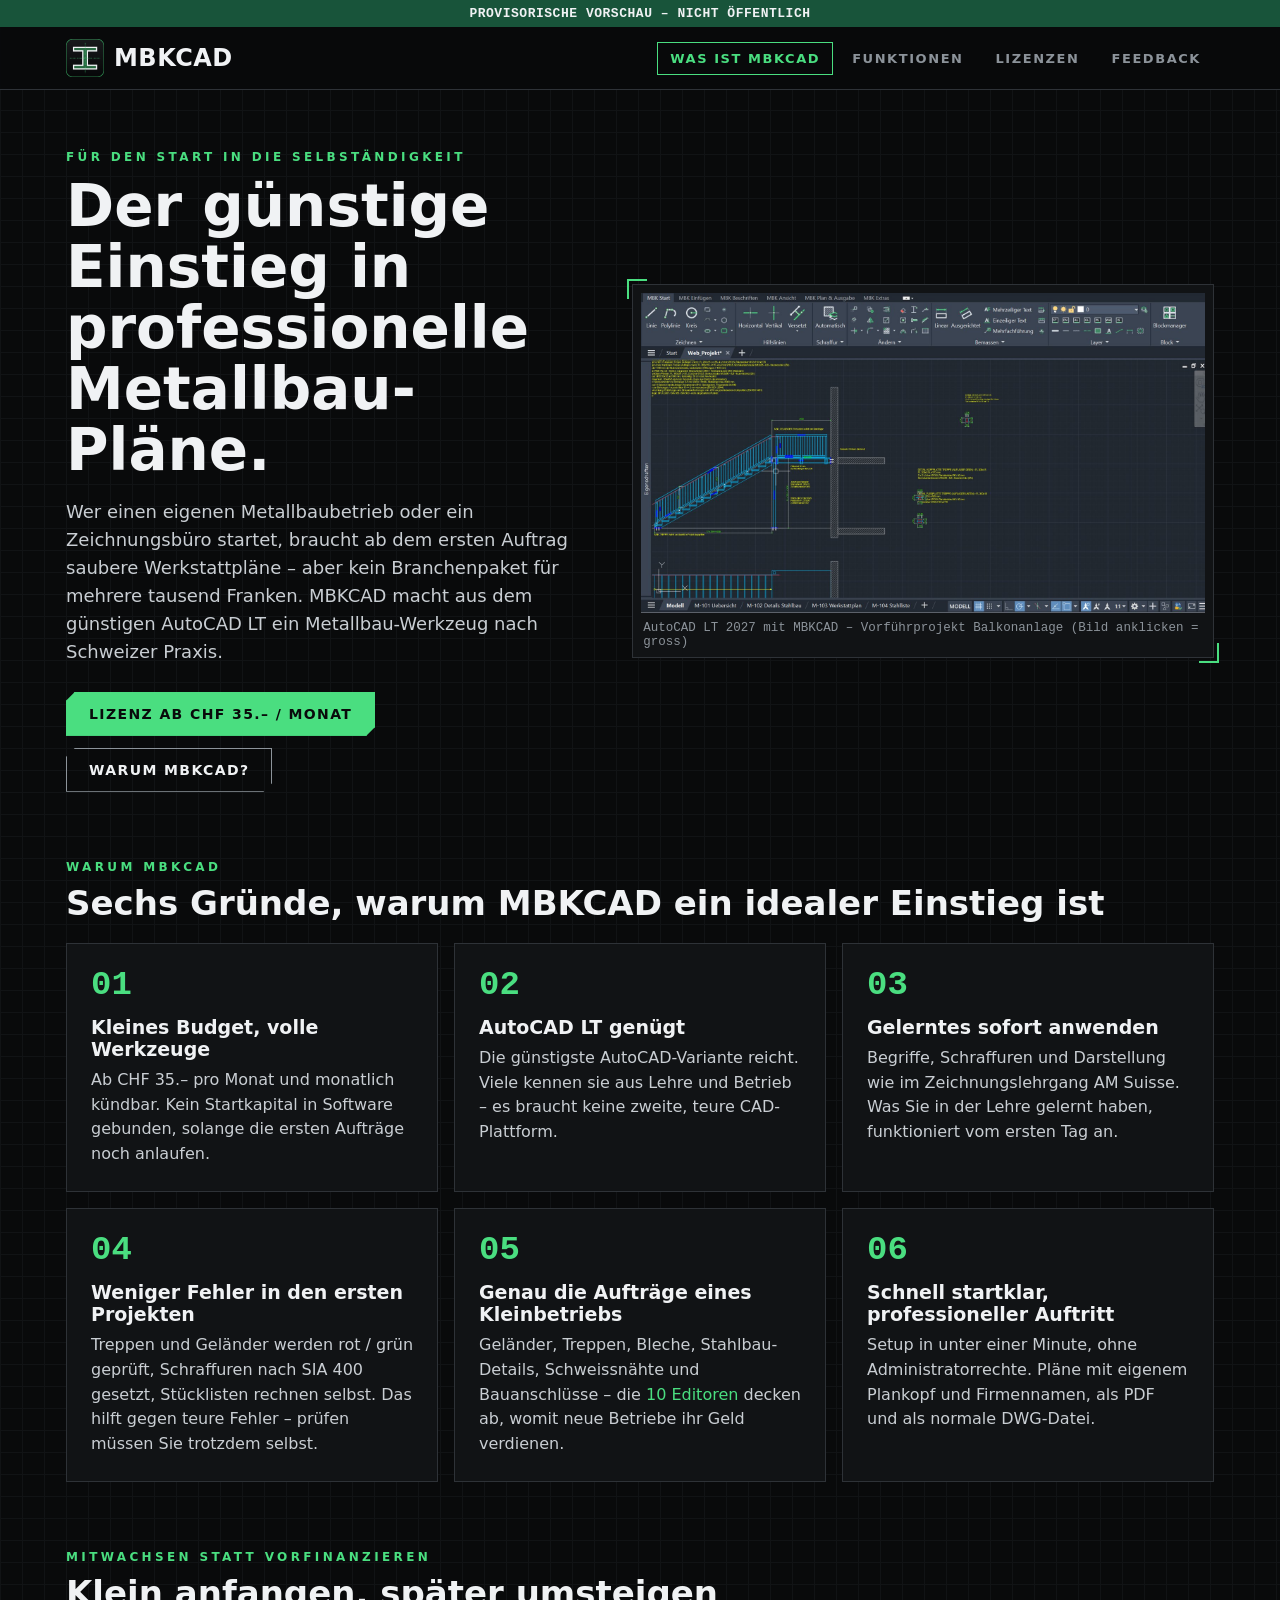
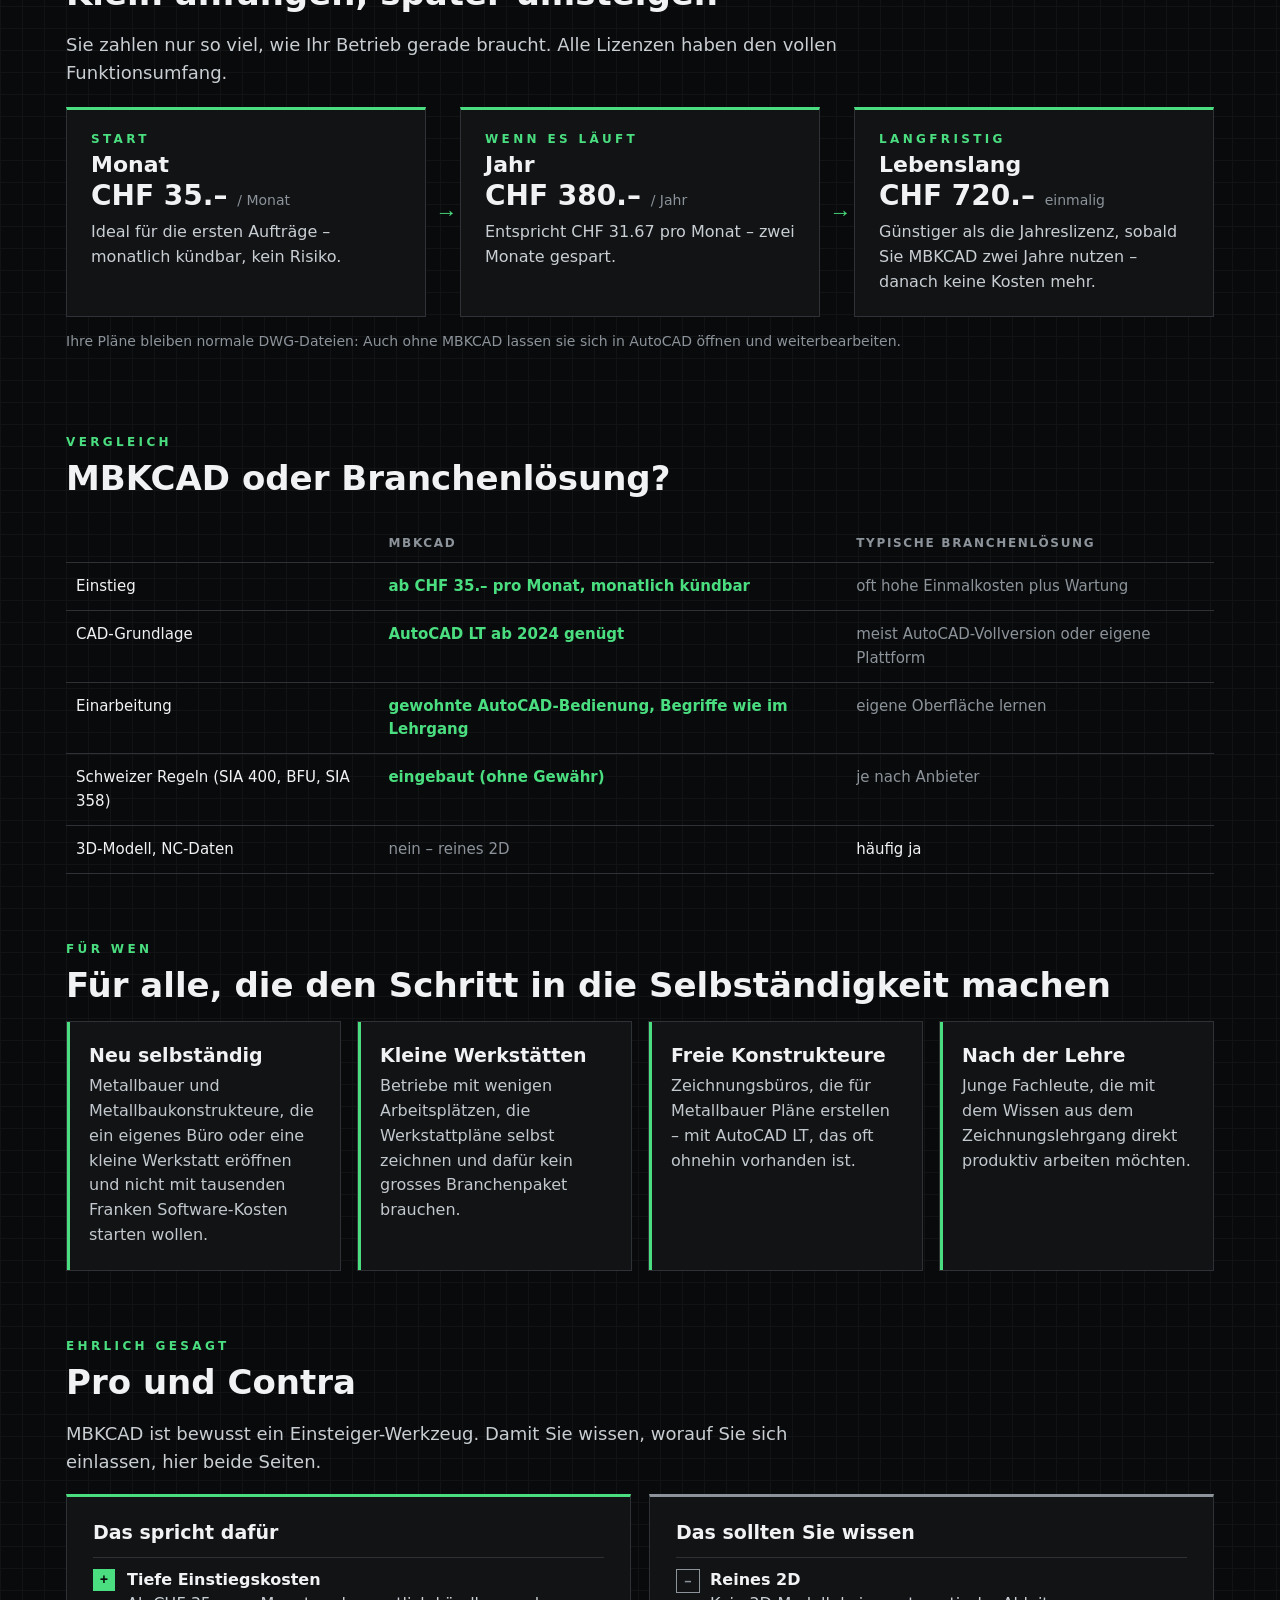
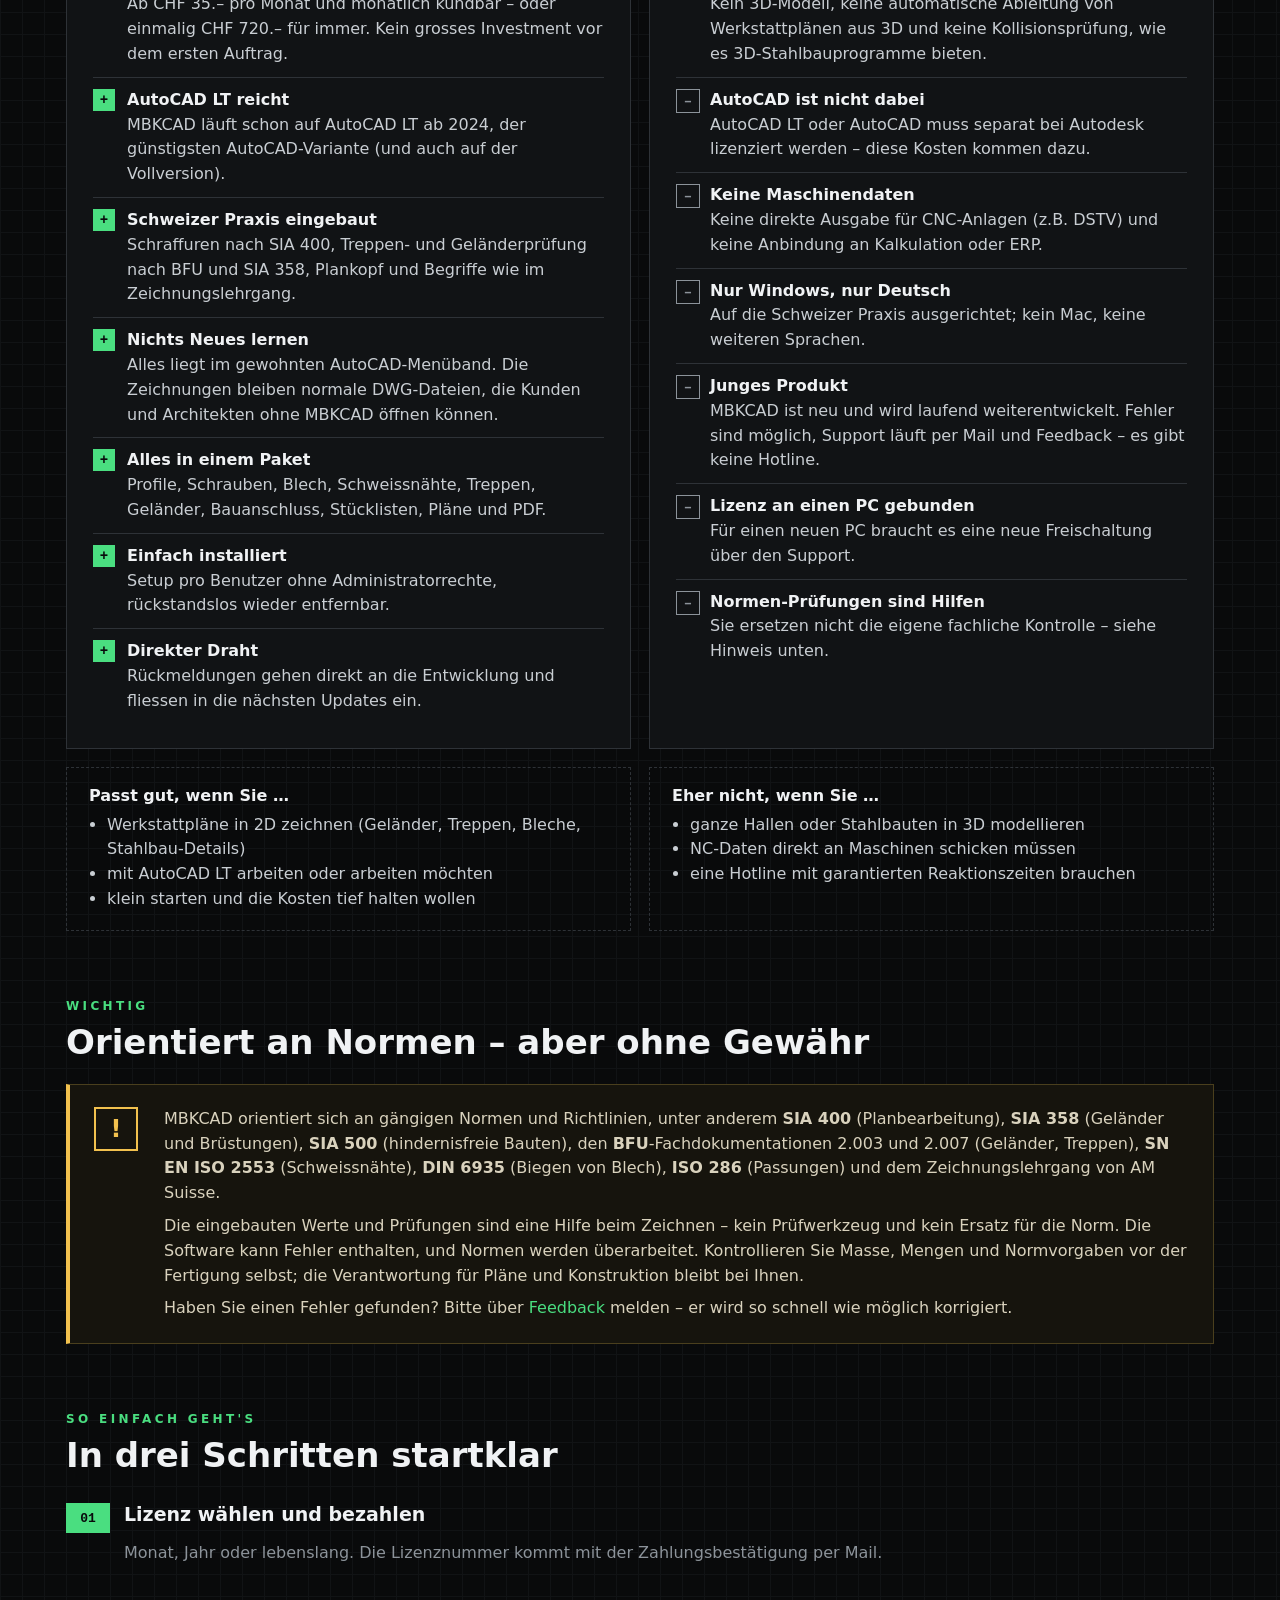
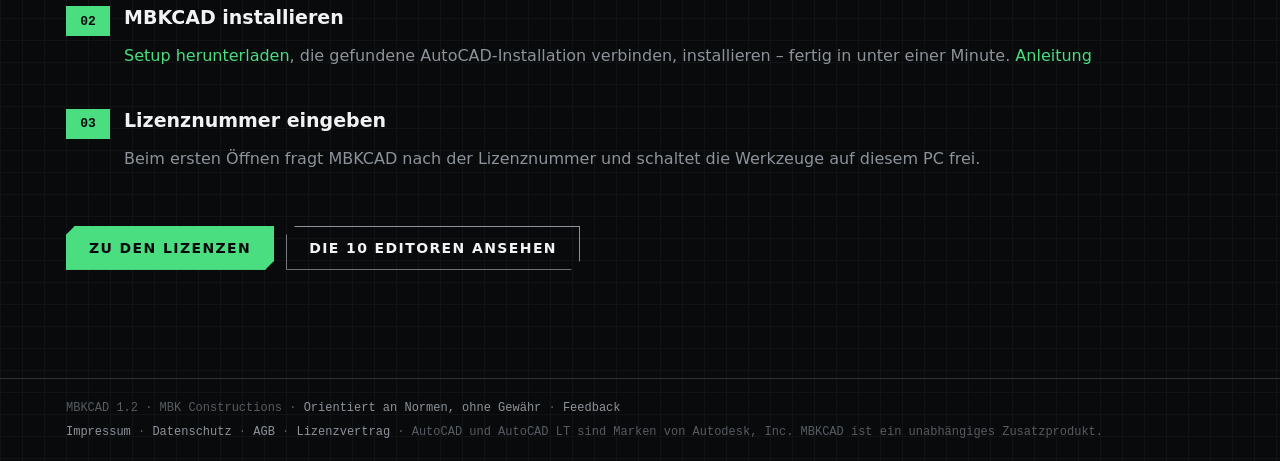
<file: index.html>
<!doctype html>
<html lang="de-CH">
<head>
<meta charset="utf-8">
<meta name="viewport" content="width=device-width, initial-scale=1">
<meta name="robots" content="noindex, nofollow">
<title>MBKCAD – Metallbau-Werkzeuge für AutoCAD</title>
<meta name="description" content="MBKCAD: der günstige Einstieg für Metallbauer, die sich selbständig machen – Metallbau-Werkzeuge für AutoCAD LT und AutoCAD.">
<link rel="icon" href="bilder/logo.png">
<link rel="stylesheet" href="style.css">
</head>
<body>
<div class="provisorisch">PROVISORISCHE VORSCHAU – NICHT ÖFFENTLICH</div>
<header><div class="kopf">
  <a class="marke" href="index.html"><img src="bilder/logo.png" alt="">MBKCAD</a>
  <nav><a class="aktiv" href="index.html">Was ist MBKCAD</a><a href="funktionen.html">Funktionen</a><a href="lizenzen.html">Lizenzen</a><a href="feedback.html">Feedback</a></nav>
</div></header>

<main>
  <section class="held">
    <div>
      <div class="sperr">Für den Start in die Selbständigkeit</div>
      <h1>Der günstige Einstieg in professionelle Metallbau-Pläne.</h1>
      <p class="lead">Wer einen eigenen Metallbaubetrieb oder ein Zeichnungsbüro startet, braucht ab dem ersten Auftrag saubere
        Werkstattpläne – aber kein Branchenpaket für mehrere tausend Franken. MBKCAD macht aus dem günstigen AutoCAD LT ein
        Metallbau-Werkzeug nach Schweizer Praxis.</p>
      <div class="knoepfe">
        <a class="knopf primaer" href="lizenzen.html">Lizenz ab CHF 35.– / Monat</a>
        <a class="knopf" href="#warum">Warum MBKCAD?</a>
      </div>
    </div>
    <figure class="rahmen ecken zoom">
      <img src="bilder/autocad_mbk.jpg" alt="MBKCAD in AutoCAD LT 2027: Menüband MBK Start und das Vorführprojekt Balkonanlage mit Treppe und Geländer">
      <figcaption>AutoCAD LT 2027 mit MBKCAD – Vorführprojekt Balkonanlage (Bild anklicken = gross)</figcaption>
    </figure>
  </section>

  <section id="warum">
    <div class="sperr">Warum MBKCAD</div>
    <h2>Sechs Gründe, warum MBKCAD ein idealer Einstieg ist</h2>
    <div class="gruende">
      <div class="grund"><div class="gnr">01</div><h3>Kleines Budget, volle Werkzeuge</h3>
        <p>Ab CHF 35.– pro Monat und monatlich kündbar. Kein Startkapital in Software gebunden, solange die ersten Aufträge noch anlaufen.</p></div>
      <div class="grund"><div class="gnr">02</div><h3>AutoCAD LT genügt</h3>
        <p>Die günstigste AutoCAD-Variante reicht. Viele kennen sie aus Lehre und Betrieb – es braucht keine zweite, teure CAD-Plattform.</p></div>
      <div class="grund"><div class="gnr">03</div><h3>Gelerntes sofort anwenden</h3>
        <p>Begriffe, Schraffuren und Darstellung wie im Zeichnungslehrgang AM Suisse. Was Sie in der Lehre gelernt haben, funktioniert vom ersten Tag an.</p></div>
      <div class="grund"><div class="gnr">04</div><h3>Weniger Fehler in den ersten Projekten</h3>
        <p>Treppen und Geländer werden rot / grün geprüft, Schraffuren nach SIA 400 gesetzt, Stücklisten rechnen selbst. Das hilft gegen teure Fehler – prüfen müssen Sie trotzdem selbst.</p></div>
      <div class="grund"><div class="gnr">05</div><h3>Genau die Aufträge eines Kleinbetriebs</h3>
        <p>Geländer, Treppen, Bleche, Stahlbau-Details, Schweissnähte und Bauanschlüsse – die <a href="funktionen.html">10 Editoren</a> decken ab, womit neue Betriebe ihr Geld verdienen.</p></div>
      <div class="grund"><div class="gnr">06</div><h3>Schnell startklar, professioneller Auftritt</h3>
        <p>Setup in unter einer Minute, ohne Administratorrechte. Pläne mit eigenem Plankopf und Firmennamen, als PDF und als normale DWG-Datei.</p></div>
    </div>
  </section>

  <section>
    <div class="sperr">Mitwachsen statt vorfinanzieren</div>
    <h2>Klein anfangen, später umsteigen</h2>
    <p class="lead">Sie zahlen nur so viel, wie Ihr Betrieb gerade braucht. Alle Lizenzen haben den vollen Funktionsumfang.</p>
    <div class="pfad">
      <div class="stufe"><div class="sperr">Start</div><h3>Monat</h3><div class="preiszeile">CHF 35.– <small>/ Monat</small></div>
        <p>Ideal für die ersten Aufträge – monatlich kündbar, kein Risiko.</p></div>
      <div class="stufe"><div class="sperr">Wenn es läuft</div><h3>Jahr</h3><div class="preiszeile">CHF 380.– <small>/ Jahr</small></div>
        <p>Entspricht CHF 31.67 pro Monat – zwei Monate gespart.</p></div>
      <div class="stufe"><div class="sperr">Langfristig</div><h3>Lebenslang</h3><div class="preiszeile">CHF 720.– <small>einmalig</small></div>
        <p>Günstiger als die Jahreslizenz, sobald Sie MBKCAD zwei Jahre nutzen – danach keine Kosten mehr.</p></div>
    </div>
    <p class="grau klein">Ihre Pläne bleiben normale DWG-Dateien: Auch ohne MBKCAD lassen sie sich in AutoCAD öffnen und weiterbearbeiten.</p>
  </section>

  <section>
    <div class="sperr">Vergleich</div>
    <h2>MBKCAD oder Branchenlösung?</h2>
    <div class="tabelle-rollen">
    <table class="vergleich">
      <tr><th></th><th>MBKCAD</th><th>typische Branchenlösung</th></tr>
      <tr><td>Einstieg</td><td class="ja">ab CHF 35.– pro Monat, monatlich kündbar</td><td class="grau">oft hohe Einmalkosten plus Wartung</td></tr>
      <tr><td>CAD-Grundlage</td><td class="ja">AutoCAD LT ab 2024 genügt</td><td class="grau">meist AutoCAD-Vollversion oder eigene Plattform</td></tr>
      <tr><td>Einarbeitung</td><td class="ja">gewohnte AutoCAD-Bedienung, Begriffe wie im Lehrgang</td><td class="grau">eigene Oberfläche lernen</td></tr>
      <tr><td>Schweizer Regeln (SIA 400, BFU, SIA 358)</td><td class="ja">eingebaut (ohne Gewähr)</td><td class="grau">je nach Anbieter</td></tr>
      <tr><td>3D-Modell, NC-Daten</td><td class="grau">nein – reines 2D</td><td>häufig ja</td></tr>
    </table>
    </div>
  </section>

  <section>
    <div class="sperr">Für wen</div>
    <h2>Für alle, die den Schritt in die Selbständigkeit machen</h2>
    <div class="raster">
      <div class="karte"><h3>Neu selbständig</h3><p>Metallbauer und Metallbaukonstrukteure, die ein eigenes Büro oder eine kleine Werkstatt eröffnen und nicht mit tausenden Franken Software-Kosten starten wollen.</p></div>
      <div class="karte"><h3>Kleine Werkstätten</h3><p>Betriebe mit wenigen Arbeitsplätzen, die Werkstattpläne selbst zeichnen und dafür kein grosses Branchenpaket brauchen.</p></div>
      <div class="karte"><h3>Freie Konstrukteure</h3><p>Zeichnungsbüros, die für Metallbauer Pläne erstellen – mit AutoCAD LT, das oft ohnehin vorhanden ist.</p></div>
      <div class="karte"><h3>Nach der Lehre</h3><p>Junge Fachleute, die mit dem Wissen aus dem Zeichnungslehrgang direkt produktiv arbeiten möchten.</p></div>
    </div>
  </section>

  <section id="prokontra">
    <div class="sperr">Ehrlich gesagt</div>
    <h2>Pro und Contra</h2>
    <p class="lead">MBKCAD ist bewusst ein Einsteiger-Werkzeug. Damit Sie wissen, worauf Sie sich einlassen, hier beide Seiten.</p>
    <div class="prokontra">
      <div class="seite pro">
        <h3>Das spricht dafür</h3>
        <ul>
          <li><b>Tiefe Einstiegskosten</b>Ab CHF 35.– pro Monat und monatlich kündbar – oder einmalig CHF 720.– für immer. Kein grosses Investment vor dem ersten Auftrag.</li>
          <li><b>AutoCAD LT reicht</b>MBKCAD läuft schon auf AutoCAD LT ab 2024, der günstigsten AutoCAD-Variante (und auch auf der Vollversion).</li>
          <li><b>Schweizer Praxis eingebaut</b>Schraffuren nach SIA 400, Treppen- und Geländerprüfung nach BFU und SIA 358, Plankopf und Begriffe wie im Zeichnungslehrgang.</li>
          <li><b>Nichts Neues lernen</b>Alles liegt im gewohnten AutoCAD-Menüband. Die Zeichnungen bleiben normale DWG-Dateien, die Kunden und Architekten ohne MBKCAD öffnen können.</li>
          <li><b>Alles in einem Paket</b>Profile, Schrauben, Blech, Schweissnähte, Treppen, Geländer, Bauanschluss, Stücklisten, Pläne und PDF.</li>
          <li><b>Einfach installiert</b>Setup pro Benutzer ohne Administratorrechte, rückstandslos wieder entfernbar.</li>
          <li><b>Direkter Draht</b>Rückmeldungen gehen direkt an die Entwicklung und fliessen in die nächsten Updates ein.</li>
        </ul>
      </div>
      <div class="seite contra">
        <h3>Das sollten Sie wissen</h3>
        <ul>
          <li><b>Reines 2D</b>Kein 3D-Modell, keine automatische Ableitung von Werkstattplänen aus 3D und keine Kollisionsprüfung, wie es 3D-Stahlbauprogramme bieten.</li>
          <li><b>AutoCAD ist nicht dabei</b>AutoCAD LT oder AutoCAD muss separat bei Autodesk lizenziert werden – diese Kosten kommen dazu.</li>
          <li><b>Keine Maschinendaten</b>Keine direkte Ausgabe für CNC-Anlagen (z.B. DSTV) und keine Anbindung an Kalkulation oder ERP.</li>
          <li><b>Nur Windows, nur Deutsch</b>Auf die Schweizer Praxis ausgerichtet; kein Mac, keine weiteren Sprachen.</li>
          <li><b>Junges Produkt</b>MBKCAD ist neu und wird laufend weiterentwickelt. Fehler sind möglich, Support läuft per Mail und Feedback – es gibt keine Hotline.</li>
          <li><b>Lizenz an einen PC gebunden</b>Für einen neuen PC braucht es eine neue Freischaltung über den Support.</li>
          <li><b>Normen-Prüfungen sind Hilfen</b>Sie ersetzen nicht die eigene fachliche Kontrolle – siehe Hinweis unten.</li>
        </ul>
      </div>
    </div>
    <div class="passt">
      <div><h3>Passt gut, wenn Sie …</h3><ul>
        <li>Werkstattpläne in 2D zeichnen (Geländer, Treppen, Bleche, Stahlbau-Details)</li>
        <li>mit AutoCAD LT arbeiten oder arbeiten möchten</li>
        <li>klein starten und die Kosten tief halten wollen</li></ul></div>
      <div><h3>Eher nicht, wenn Sie …</h3><ul>
        <li>ganze Hallen oder Stahlbauten in 3D modellieren</li>
        <li>NC-Daten direkt an Maschinen schicken müssen</li>
        <li>eine Hotline mit garantierten Reaktionszeiten brauchen</li></ul></div>
    </div>
  </section>

  <section id="normen">
    <div class="sperr">Wichtig</div>
    <h2>Orientiert an Normen – aber ohne Gewähr</h2>
    <div class="norm">
      <div class="zeichen">!</div>
      <div>
        <p>MBKCAD orientiert sich an gängigen Normen und Richtlinien, unter anderem <b>SIA 400</b> (Planbearbeitung),
          <b>SIA 358</b> (Geländer und Brüstungen), <b>SIA 500</b> (hindernisfreie Bauten), den <b>BFU</b>-Fachdokumentationen
          2.003 und 2.007 (Geländer, Treppen), <b>SN EN ISO 2553</b> (Schweissnähte), <b>DIN 6935</b> (Biegen von Blech),
          <b>ISO 286</b> (Passungen) und dem Zeichnungslehrgang von AM Suisse.</p>
        <p>Die eingebauten Werte und Prüfungen sind eine Hilfe beim Zeichnen – kein Prüfwerkzeug und kein Ersatz für die Norm.
          Die Software kann Fehler enthalten, und Normen werden überarbeitet. Kontrollieren Sie Masse, Mengen und Normvorgaben
          vor der Fertigung selbst; die Verantwortung für Pläne und Konstruktion bleibt bei Ihnen.</p>
        <p>Haben Sie einen Fehler gefunden? Bitte über <a href="feedback.html">Feedback</a> melden – er wird so schnell wie möglich korrigiert.</p>
      </div>
    </div>
  </section>

  <section>
    <div class="sperr">So einfach geht's</div>
    <h2>In drei Schritten startklar</h2>
    <div class="schritte">
      <div class="schritt"><div><h3>Lizenz wählen und bezahlen</h3><p class="grau">Monat, Jahr oder lebenslang. Die Lizenznummer kommt mit der Zahlungsbestätigung per Mail.</p></div></div>
      <div class="schritt"><div><h3>MBKCAD installieren</h3><p class="grau"><a href="lizenzen.html#download">Setup herunterladen</a>, die gefundene AutoCAD-Installation verbinden, installieren – fertig in unter einer Minute. <a href="lizenzen.html#anleitung">Anleitung</a></p></div></div>
      <div class="schritt"><div><h3>Lizenznummer eingeben</h3><p class="grau">Beim ersten Öffnen fragt MBKCAD nach der Lizenznummer und schaltet die Werkzeuge auf diesem PC frei.</p></div></div>
    </div>
    <div class="knoepfe"><a class="knopf primaer" href="lizenzen.html">Zu den Lizenzen</a><a class="knopf" href="funktionen.html">Die 10 Editoren ansehen</a></div>
  </section>
</main>

<footer><div class="fuss"><span>MBKCAD 1.2 · MBK Constructions · <a href="index.html#normen">Orientiert an Normen, ohne Gewähr</a> · <a href="feedback.html">Feedback</a></span><span><a href="impressum.html">Impressum</a> · <a href="datenschutz.html">Datenschutz</a> · <a href="agb.html">AGB</a> · <a href="lizenzvertrag.html">Lizenzvertrag</a> · AutoCAD und AutoCAD LT sind Marken von Autodesk, Inc. MBKCAD ist ein unabhängiges Zusatzprodukt.</span></div></footer>
<script src="shop-config.js"></script>
<script src="seite.js"></script>
</body>
</html>
</file>
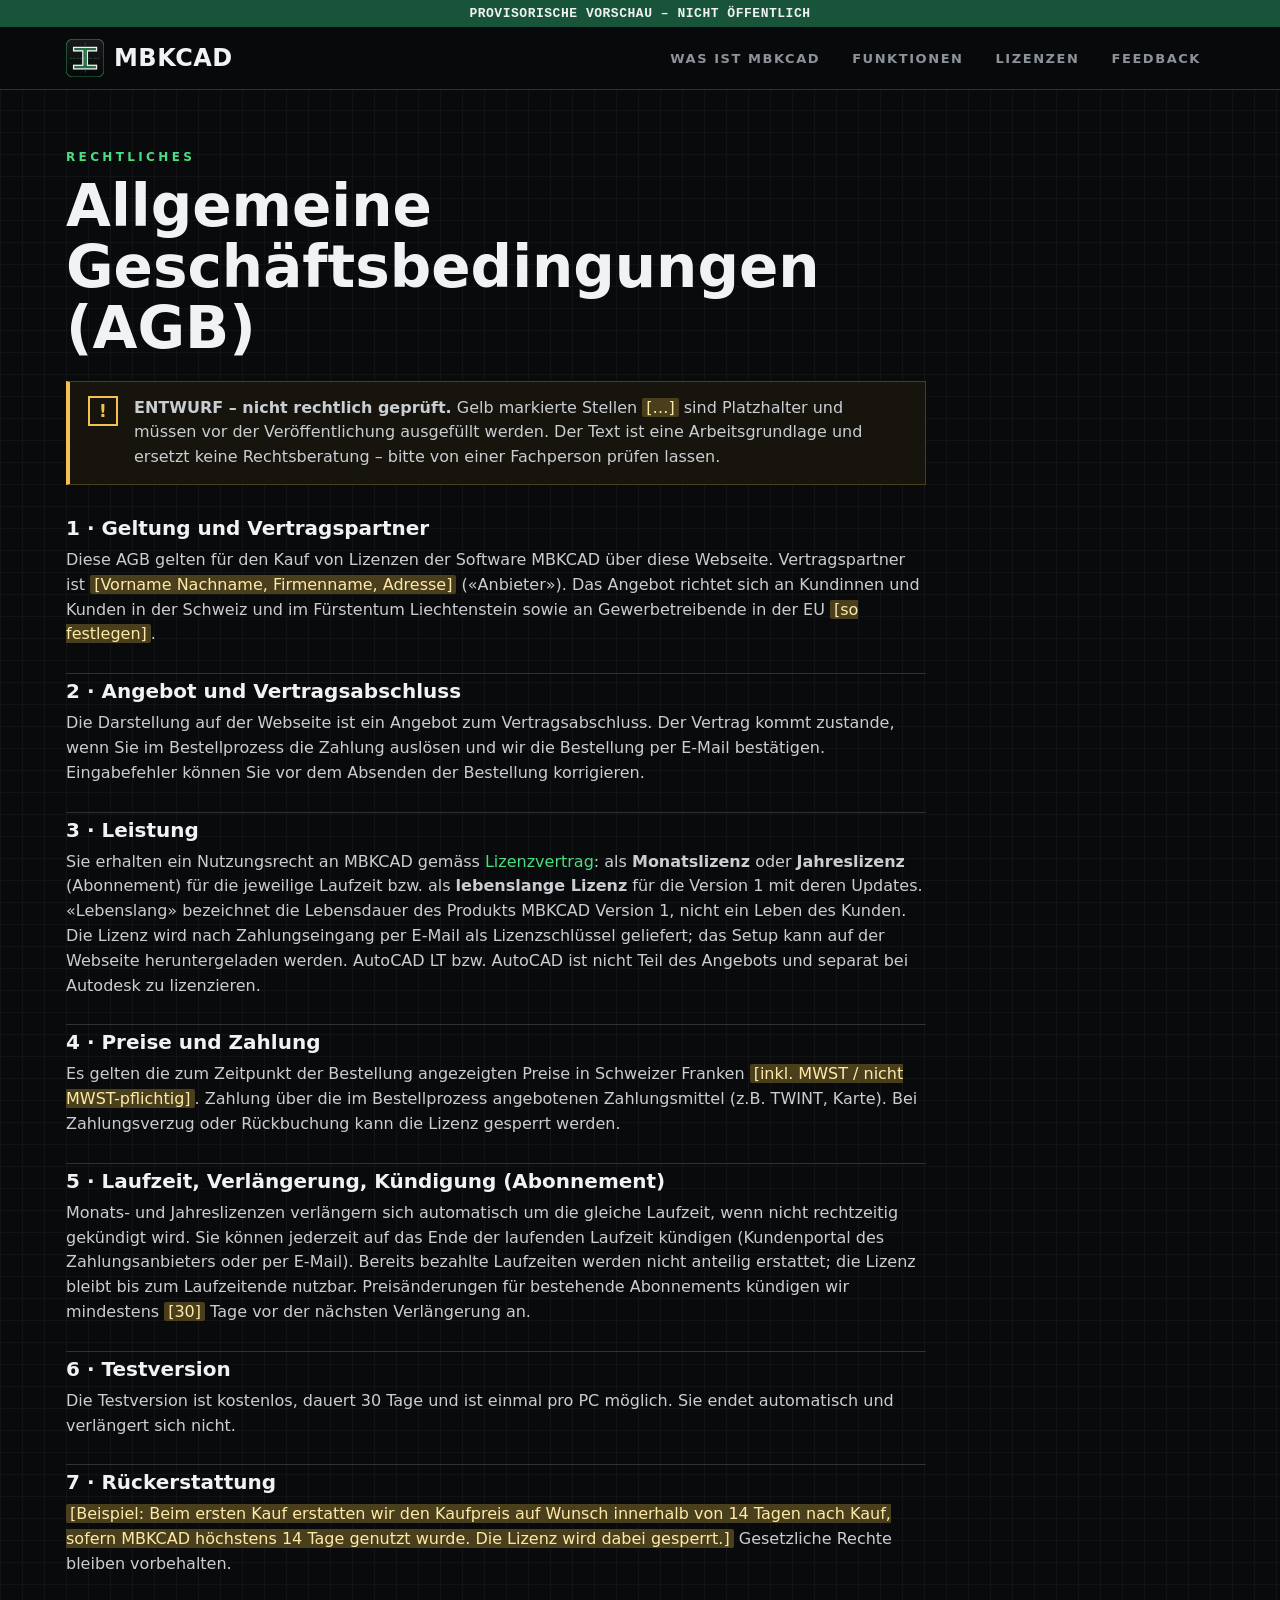
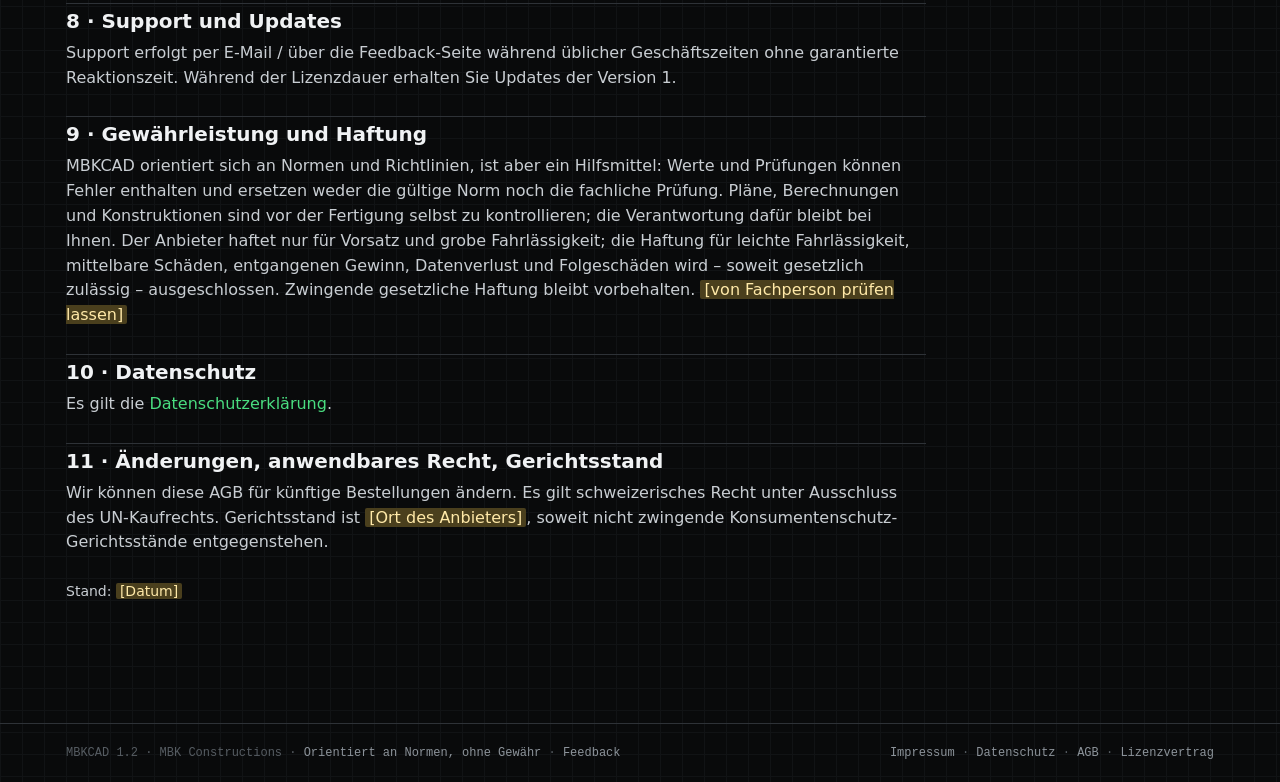
<file: agb.html>
<!doctype html>
<html lang="de-CH">
<head>
<meta charset="utf-8">
<meta name="viewport" content="width=device-width, initial-scale=1">
<meta name="robots" content="noindex, nofollow">
<title>Allgemeine Geschäftsbedingungen (AGB) – MBKCAD</title>
<link rel="icon" href="bilder/logo.png">
<link rel="stylesheet" href="style.css">
</head>
<body>
<div class="provisorisch">PROVISORISCHE VORSCHAU – NICHT ÖFFENTLICH</div>
<header><div class="kopf">
  <a class="marke" href="index.html"><img src="bilder/logo.png" alt="">MBKCAD</a>
  <nav><a href="index.html">Was ist MBKCAD</a><a href="funktionen.html">Funktionen</a><a href="lizenzen.html">Lizenzen</a><a href="feedback.html">Feedback</a></nav>
</div></header>

<main>
  <section class="rechtstext">
    <div class="sperr">Rechtliches</div>
    <h1>Allgemeine Geschäftsbedingungen (AGB)</h1>
    <div class="norm kurz"><div class="zeichen">!</div><div><p><b>ENTWURF – nicht rechtlich geprüft.</b> Gelb markierte Stellen <mark>[…]</mark> sind Platzhalter und müssen vor der Veröffentlichung
      ausgefüllt werden. Der Text ist eine Arbeitsgrundlage und ersetzt keine Rechtsberatung – bitte von einer Fachperson prüfen lassen.</p></div></div>
    <h2>1 · Geltung und Vertragspartner</h2>
    <p>Diese AGB gelten für den Kauf von Lizenzen der Software MBKCAD über diese Webseite. Vertragspartner ist <mark>[Vorname Nachname, Firmenname, Adresse]</mark> («Anbieter»).
      Das Angebot richtet sich an Kundinnen und Kunden in der Schweiz und im Fürstentum Liechtenstein sowie an Gewerbetreibende in der EU <mark>[so festlegen]</mark>.</p>

    <h2>2 · Angebot und Vertragsabschluss</h2>
    <p>Die Darstellung auf der Webseite ist ein Angebot zum Vertragsabschluss. Der Vertrag kommt zustande, wenn Sie im Bestellprozess die Zahlung auslösen und wir die Bestellung per E-Mail bestätigen.
      Eingabefehler können Sie vor dem Absenden der Bestellung korrigieren.</p>

    <h2>3 · Leistung</h2>
    <p>Sie erhalten ein Nutzungsrecht an MBKCAD gemäss <a href="lizenzvertrag.html">Lizenzvertrag</a>: als <b>Monatslizenz</b> oder <b>Jahreslizenz</b> (Abonnement) für die jeweilige Laufzeit
      bzw. als <b>lebenslange Lizenz</b> für die Version 1 mit deren Updates. «Lebenslang» bezeichnet die Lebensdauer des Produkts MBKCAD Version 1, nicht ein Leben des Kunden.
      Die Lizenz wird nach Zahlungseingang per E-Mail als Lizenzschlüssel geliefert; das Setup kann auf der Webseite heruntergeladen werden.
      AutoCAD LT bzw. AutoCAD ist nicht Teil des Angebots und separat bei Autodesk zu lizenzieren.</p>

    <h2>4 · Preise und Zahlung</h2>
    <p>Es gelten die zum Zeitpunkt der Bestellung angezeigten Preise in Schweizer Franken <mark>[inkl. MWST / nicht MWST-pflichtig]</mark>. Zahlung über die im Bestellprozess angebotenen Zahlungsmittel
      (z.B. TWINT, Karte). Bei Zahlungsverzug oder Rückbuchung kann die Lizenz gesperrt werden.</p>

    <h2>5 · Laufzeit, Verlängerung, Kündigung (Abonnement)</h2>
    <p>Monats- und Jahreslizenzen verlängern sich automatisch um die gleiche Laufzeit, wenn nicht rechtzeitig gekündigt wird. Sie können jederzeit auf das Ende der laufenden Laufzeit kündigen
      (Kundenportal des Zahlungsanbieters oder per E-Mail). Bereits bezahlte Laufzeiten werden nicht anteilig erstattet; die Lizenz bleibt bis zum Laufzeitende nutzbar.
      Preisänderungen für bestehende Abonnements kündigen wir mindestens <mark>[30]</mark> Tage vor der nächsten Verlängerung an.</p>

    <h2>6 · Testversion</h2>
    <p>Die Testversion ist kostenlos, dauert 30 Tage und ist einmal pro PC möglich. Sie endet automatisch und verlängert sich nicht.</p>

    <h2>7 · Rückerstattung</h2>
    <p><mark>[Beispiel: Beim ersten Kauf erstatten wir den Kaufpreis auf Wunsch innerhalb von 14 Tagen nach Kauf, sofern MBKCAD höchstens 14 Tage genutzt wurde. Die Lizenz wird dabei gesperrt.]</mark>
      Gesetzliche Rechte bleiben vorbehalten.</p>

    <h2>8 · Support und Updates</h2>
    <p>Support erfolgt per E-Mail / über die Feedback-Seite während üblicher Geschäftszeiten ohne garantierte Reaktionszeit. Während der Lizenzdauer erhalten Sie Updates der Version 1.</p>

    <h2>9 · Gewährleistung und Haftung</h2>
    <p>MBKCAD orientiert sich an Normen und Richtlinien, ist aber ein Hilfsmittel: Werte und Prüfungen können Fehler enthalten und ersetzen weder die gültige Norm noch die fachliche Prüfung.
      Pläne, Berechnungen und Konstruktionen sind vor der Fertigung selbst zu kontrollieren; die Verantwortung dafür bleibt bei Ihnen.
      Der Anbieter haftet nur für Vorsatz und grobe Fahrlässigkeit; die Haftung für leichte Fahrlässigkeit, mittelbare Schäden, entgangenen Gewinn, Datenverlust und Folgeschäden wird – soweit gesetzlich zulässig – ausgeschlossen.
      Zwingende gesetzliche Haftung bleibt vorbehalten. <mark>[von Fachperson prüfen lassen]</mark></p>

    <h2>10 · Datenschutz</h2>
    <p>Es gilt die <a href="datenschutz.html">Datenschutzerklärung</a>.</p>

    <h2>11 · Änderungen, anwendbares Recht, Gerichtsstand</h2>
    <p>Wir können diese AGB für künftige Bestellungen ändern. Es gilt schweizerisches Recht unter Ausschluss des UN-Kaufrechts. Gerichtsstand ist <mark>[Ort des Anbieters]</mark>,
      soweit nicht zwingende Konsumentenschutz-Gerichtsstände entgegenstehen.</p>
    <p class="grau klein" style="margin-top:26px">Stand: <mark>[Datum]</mark></p>
  </section>
</main>

<footer><div class="fuss"><span>MBKCAD 1.2 · MBK Constructions · <a href="index.html#normen">Orientiert an Normen, ohne Gewähr</a> · <a href="feedback.html">Feedback</a></span><span><a href="impressum.html">Impressum</a> · <a href="datenschutz.html">Datenschutz</a> · <a href="agb.html">AGB</a> · <a href="lizenzvertrag.html">Lizenzvertrag</a></span></div></footer>
<script src="shop-config.js"></script>
<script src="seite.js"></script>
</body>
</html>
</file>
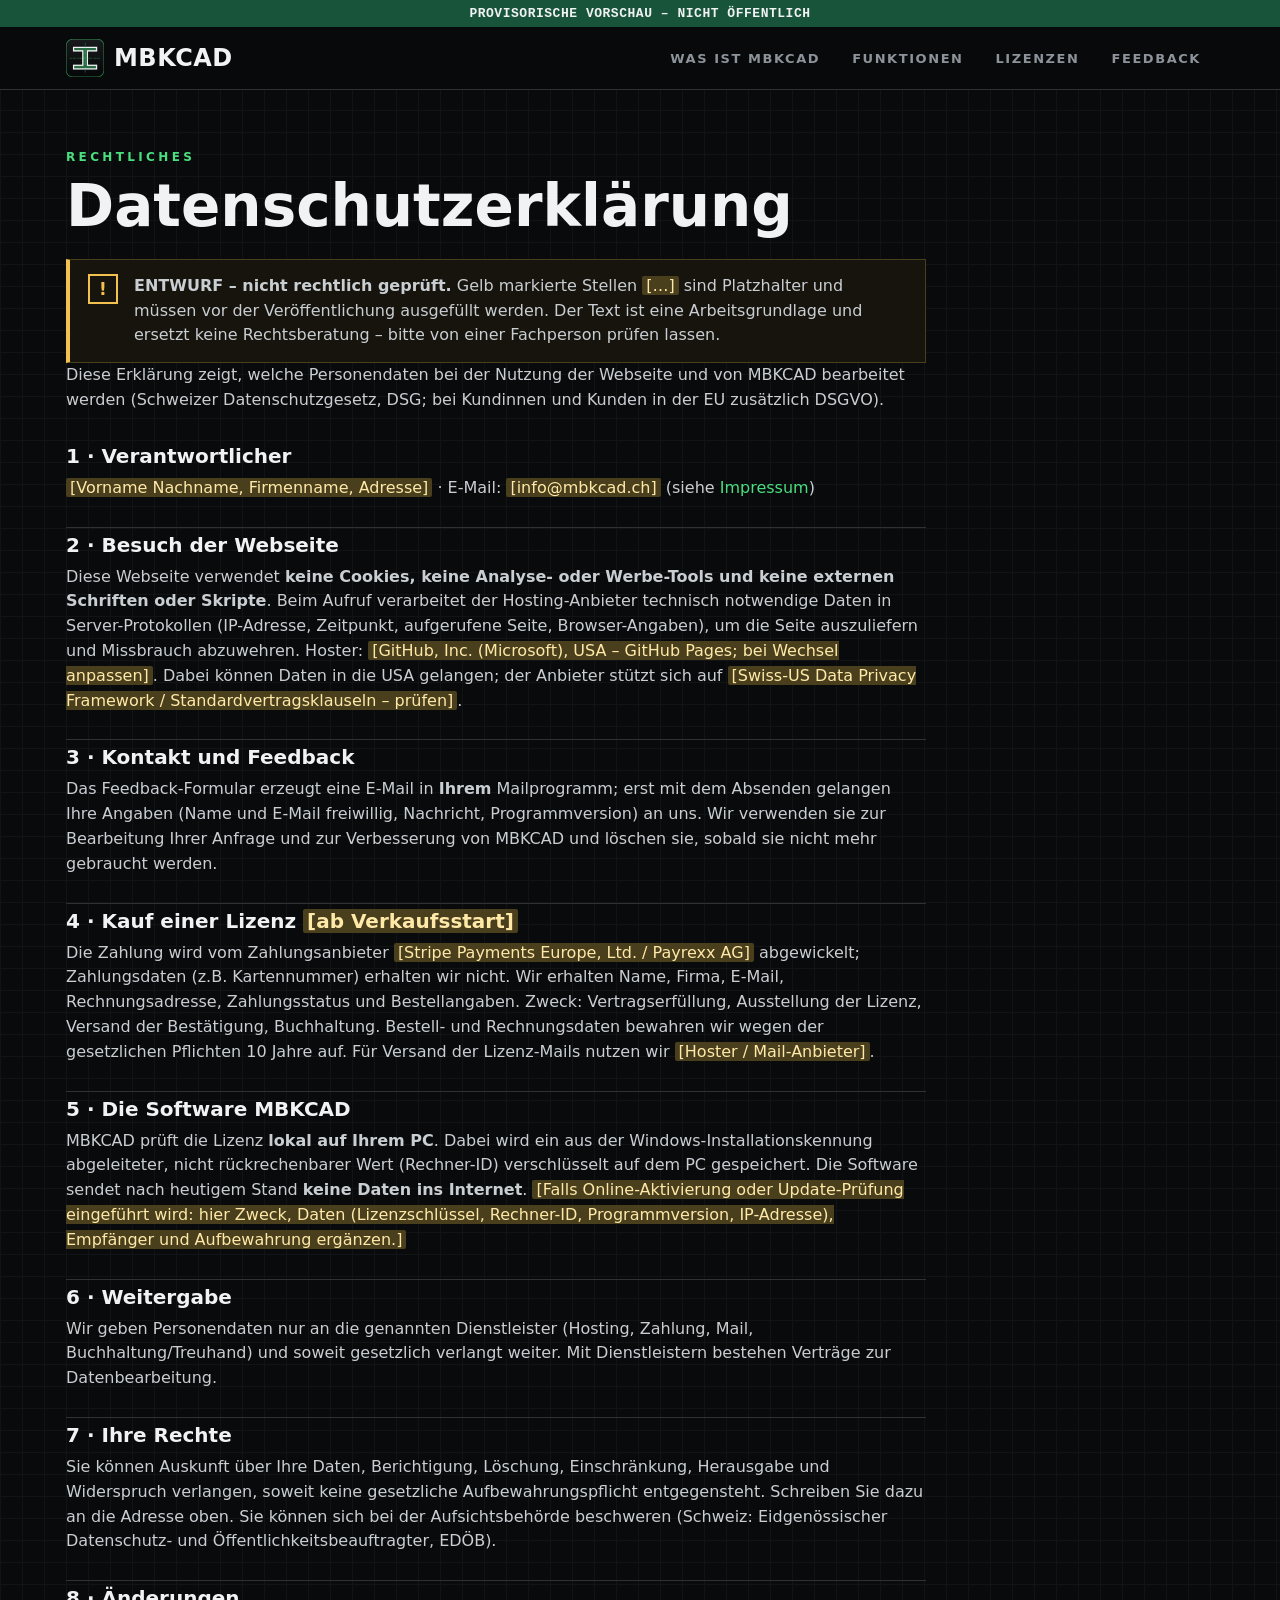
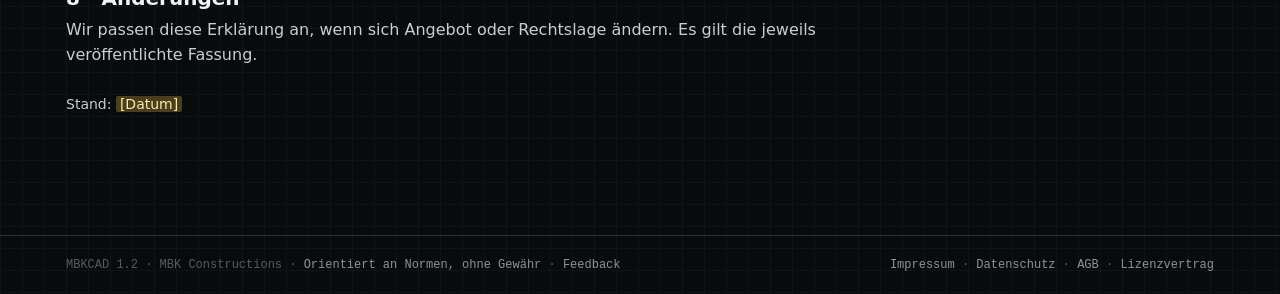
<file: datenschutz.html>
<!doctype html>
<html lang="de-CH">
<head>
<meta charset="utf-8">
<meta name="viewport" content="width=device-width, initial-scale=1">
<meta name="robots" content="noindex, nofollow">
<title>Datenschutzerklärung – MBKCAD</title>
<link rel="icon" href="bilder/logo.png">
<link rel="stylesheet" href="style.css">
</head>
<body>
<div class="provisorisch">PROVISORISCHE VORSCHAU – NICHT ÖFFENTLICH</div>
<header><div class="kopf">
  <a class="marke" href="index.html"><img src="bilder/logo.png" alt="">MBKCAD</a>
  <nav><a href="index.html">Was ist MBKCAD</a><a href="funktionen.html">Funktionen</a><a href="lizenzen.html">Lizenzen</a><a href="feedback.html">Feedback</a></nav>
</div></header>

<main>
  <section class="rechtstext">
    <div class="sperr">Rechtliches</div>
    <h1>Datenschutzerklärung</h1>
    <div class="norm kurz"><div class="zeichen">!</div><div><p><b>ENTWURF – nicht rechtlich geprüft.</b> Gelb markierte Stellen <mark>[…]</mark> sind Platzhalter und müssen vor der Veröffentlichung
      ausgefüllt werden. Der Text ist eine Arbeitsgrundlage und ersetzt keine Rechtsberatung – bitte von einer Fachperson prüfen lassen.</p></div></div>
    <p>Diese Erklärung zeigt, welche Personendaten bei der Nutzung der Webseite und von MBKCAD bearbeitet werden (Schweizer Datenschutzgesetz, DSG;
      bei Kundinnen und Kunden in der EU zusätzlich DSGVO).</p>

    <h2>1 · Verantwortlicher</h2>
    <p><mark>[Vorname Nachname, Firmenname, Adresse]</mark> · E-Mail: <mark>[info@mbkcad.ch]</mark> (siehe <a href="impressum.html">Impressum</a>)</p>

    <h2>2 · Besuch der Webseite</h2>
    <p>Diese Webseite verwendet <b>keine Cookies, keine Analyse- oder Werbe-Tools und keine externen Schriften oder Skripte</b>.
      Beim Aufruf verarbeitet der Hosting-Anbieter technisch notwendige Daten in Server-Protokollen (IP-Adresse, Zeitpunkt, aufgerufene Seite, Browser-Angaben),
      um die Seite auszuliefern und Missbrauch abzuwehren. Hoster: <mark>[GitHub, Inc. (Microsoft), USA – GitHub Pages; bei Wechsel anpassen]</mark>.
      Dabei können Daten in die USA gelangen; der Anbieter stützt sich auf <mark>[Swiss-US Data Privacy Framework / Standardvertragsklauseln – prüfen]</mark>.</p>

    <h2>3 · Kontakt und Feedback</h2>
    <p>Das Feedback-Formular erzeugt eine E-Mail in <b>Ihrem</b> Mailprogramm; erst mit dem Absenden gelangen Ihre Angaben (Name und E-Mail freiwillig, Nachricht, Programmversion)
      an uns. Wir verwenden sie zur Bearbeitung Ihrer Anfrage und zur Verbesserung von MBKCAD und löschen sie, sobald sie nicht mehr gebraucht werden.</p>

    <h2>4 · Kauf einer Lizenz <mark>[ab Verkaufsstart]</mark></h2>
    <p>Die Zahlung wird vom Zahlungsanbieter <mark>[Stripe Payments Europe, Ltd. / Payrexx AG]</mark> abgewickelt; Zahlungsdaten (z.B. Kartennummer) erhalten wir nicht.
      Wir erhalten Name, Firma, E-Mail, Rechnungsadresse, Zahlungsstatus und Bestellangaben. Zweck: Vertragserfüllung, Ausstellung der Lizenz, Versand der Bestätigung, Buchhaltung.
      Bestell- und Rechnungsdaten bewahren wir wegen der gesetzlichen Pflichten 10 Jahre auf. Für Versand der Lizenz-Mails nutzen wir <mark>[Hoster / Mail-Anbieter]</mark>.</p>

    <h2>5 · Die Software MBKCAD</h2>
    <p>MBKCAD prüft die Lizenz <b>lokal auf Ihrem PC</b>. Dabei wird ein aus der Windows-Installationskennung abgeleiteter, nicht rückrechenbarer Wert (Rechner-ID) verschlüsselt auf dem PC gespeichert.
      Die Software sendet nach heutigem Stand <b>keine Daten ins Internet</b>.
      <mark>[Falls Online-Aktivierung oder Update-Prüfung eingeführt wird: hier Zweck, Daten (Lizenzschlüssel, Rechner-ID, Programmversion, IP-Adresse), Empfänger und Aufbewahrung ergänzen.]</mark></p>

    <h2>6 · Weitergabe</h2>
    <p>Wir geben Personendaten nur an die genannten Dienstleister (Hosting, Zahlung, Mail, Buchhaltung/Treuhand) und soweit gesetzlich verlangt weiter. Mit Dienstleistern bestehen Verträge zur Datenbearbeitung.</p>

    <h2>7 · Ihre Rechte</h2>
    <p>Sie können Auskunft über Ihre Daten, Berichtigung, Löschung, Einschränkung, Herausgabe und Widerspruch verlangen, soweit keine gesetzliche Aufbewahrungspflicht entgegensteht.
      Schreiben Sie dazu an die Adresse oben. Sie können sich bei der Aufsichtsbehörde beschweren (Schweiz: Eidgenössischer Datenschutz- und Öffentlichkeitsbeauftragter, EDÖB).</p>

    <h2>8 · Änderungen</h2>
    <p>Wir passen diese Erklärung an, wenn sich Angebot oder Rechtslage ändern. Es gilt die jeweils veröffentlichte Fassung.</p>
    <p class="grau klein" style="margin-top:26px">Stand: <mark>[Datum]</mark></p>
  </section>
</main>

<footer><div class="fuss"><span>MBKCAD 1.2 · MBK Constructions · <a href="index.html#normen">Orientiert an Normen, ohne Gewähr</a> · <a href="feedback.html">Feedback</a></span><span><a href="impressum.html">Impressum</a> · <a href="datenschutz.html">Datenschutz</a> · <a href="agb.html">AGB</a> · <a href="lizenzvertrag.html">Lizenzvertrag</a></span></div></footer>
<script src="shop-config.js"></script>
<script src="seite.js"></script>
</body>
</html>
</file>
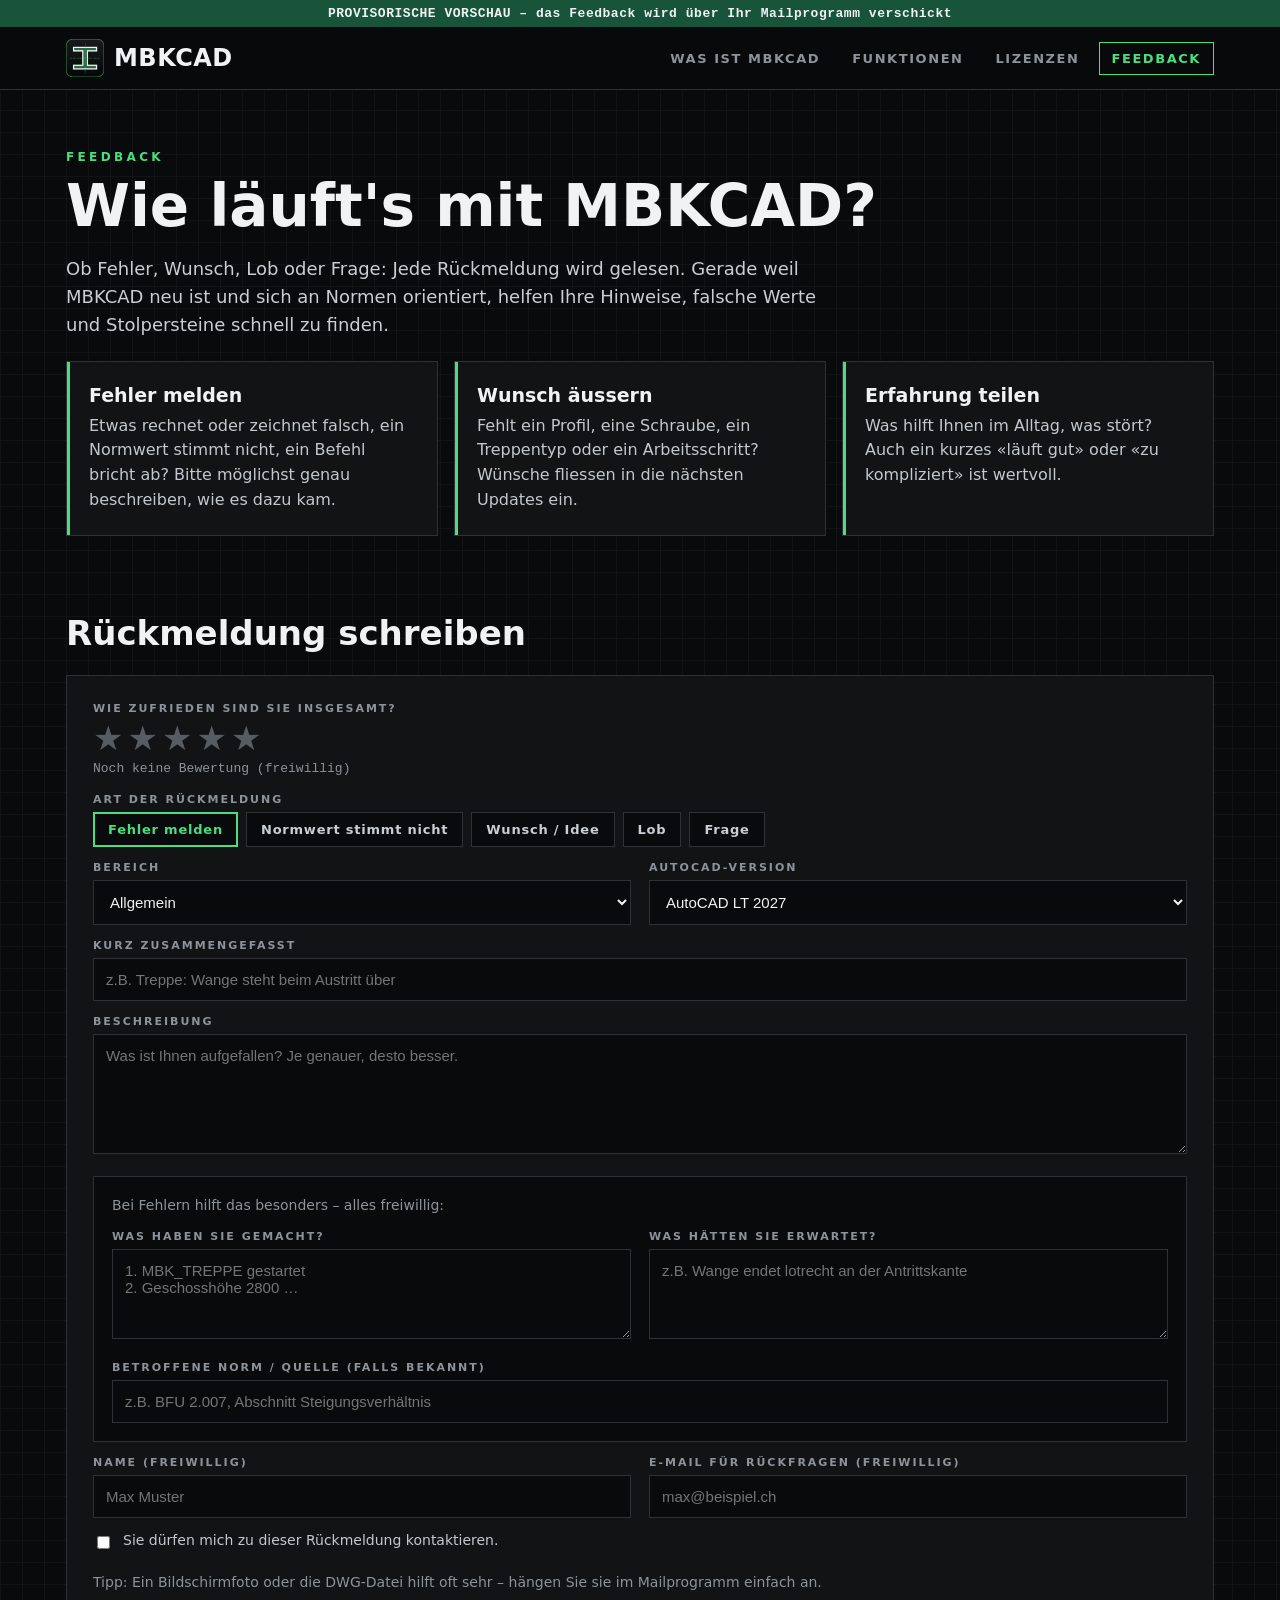
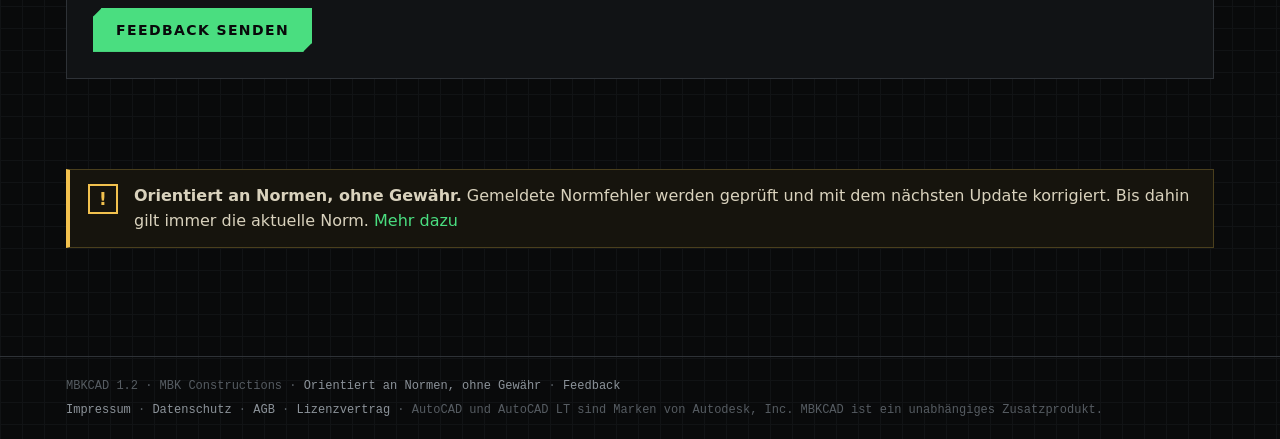
<file: feedback.html>
<!doctype html>
<html lang="de-CH">
<head>
<meta charset="utf-8">
<meta name="viewport" content="width=device-width, initial-scale=1">
<meta name="robots" content="noindex, nofollow">
<title>Feedback – MBKCAD</title>
<link rel="icon" href="bilder/logo.png">
<link rel="stylesheet" href="style.css">
</head>
<body>
<div class="provisorisch">PROVISORISCHE VORSCHAU – das Feedback wird über Ihr Mailprogramm verschickt</div>
<header><div class="kopf">
  <a class="marke" href="index.html"><img src="bilder/logo.png" alt="">MBKCAD</a>
  <nav><a href="index.html">Was ist MBKCAD</a><a href="funktionen.html">Funktionen</a><a href="lizenzen.html">Lizenzen</a><a class="aktiv" href="feedback.html">Feedback</a></nav>
</div></header>

<main>
  <section>
    <div class="sperr">Feedback</div>
    <h1>Wie läuft's mit MBKCAD?</h1>
    <p class="lead">Ob Fehler, Wunsch, Lob oder Frage: Jede Rückmeldung wird gelesen. Gerade weil MBKCAD neu ist und sich an Normen orientiert,
      helfen Ihre Hinweise, falsche Werte und Stolpersteine schnell zu finden.</p>
    <div class="raster" style="margin-top:22px">
      <div class="karte"><h3>Fehler melden</h3><p>Etwas rechnet oder zeichnet falsch, ein Normwert stimmt nicht, ein Befehl bricht ab? Bitte möglichst genau beschreiben, wie es dazu kam.</p></div>
      <div class="karte"><h3>Wunsch äussern</h3><p>Fehlt ein Profil, eine Schraube, ein Treppentyp oder ein Arbeitsschritt? Wünsche fliessen in die nächsten Updates ein.</p></div>
      <div class="karte"><h3>Erfahrung teilen</h3><p>Was hilft Ihnen im Alltag, was stört? Auch ein kurzes «läuft gut» oder «zu kompliziert» ist wertvoll.</p></div>
    </div>
  </section>

  <section>
    <h2>Rückmeldung schreiben</h2>
    <form class="formular" id="fb" autocomplete="on" novalidate>
      <div class="breit">
        <label>Wie zufrieden sind Sie insgesamt?</label>
        <div class="sterne" role="radiogroup" aria-label="Bewertung 1 bis 5">
          <input type="radio" name="sterne" id="s5" value="5"><label for="s5" title="sehr gut">★</label>
          <input type="radio" name="sterne" id="s4" value="4"><label for="s4" title="gut">★</label>
          <input type="radio" name="sterne" id="s3" value="3"><label for="s3" title="geht so">★</label>
          <input type="radio" name="sterne" id="s2" value="2"><label for="s2" title="eher schlecht">★</label>
          <input type="radio" name="sterne" id="s1" value="1"><label for="s1" title="schlecht">★</label>
        </div>
        <div class="sterntext" id="sterntext">Noch keine Bewertung (freiwillig)</div>
      </div>

      <div class="breit">
        <label>Art der Rückmeldung</label>
        <div class="wahl">
          <label><input type="radio" name="art" value="Fehler" checked><span>Fehler melden</span></label>
          <label><input type="radio" name="art" value="Normwert prüfen"><span>Normwert stimmt nicht</span></label>
          <label><input type="radio" name="art" value="Wunsch"><span>Wunsch / Idee</span></label>
          <label><input type="radio" name="art" value="Lob"><span>Lob</span></label>
          <label><input type="radio" name="art" value="Frage"><span>Frage</span></label>
        </div>
      </div>

      <div><label for="bereich">Bereich</label>
        <select id="bereich">
          <option>Allgemein</option><option>Installation / Lizenz</option><option>Menüband</option><option>Layer</option>
          <option>Zeichnen / Hilfslinien</option><option>Schraffur (AutoSchraff)</option><option>Bemassen / Koten</option>
          <option>BMagic Profile</option><option>Stahlbau-Anschlüsse</option><option>BefBlo Schrauben / Anker</option>
          <option>Blech / Folien (BQuick, BLEDIT)</option><option>Schweissnaht</option><option>Bauanschluss</option>
          <option>Treppe</option><option>Geländer</option><option>Stahlliste / Schraubenliste</option>
          <option>Planrahmen / Plankopf / Revision</option><option>Ansichtsfenster / PDF</option>
        </select></div>
      <div><label for="acad">AutoCAD-Version</label>
        <select id="acad">
          <option>AutoCAD LT 2027</option><option>AutoCAD LT 2026</option><option>AutoCAD LT 2025</option><option>AutoCAD LT 2024</option>
          <option>AutoCAD 2027</option><option>AutoCAD 2026</option><option>AutoCAD 2025</option><option>AutoCAD 2024</option><option>andere / weiss nicht</option>
        </select></div>

      <div class="breit"><label for="titel">Kurz zusammengefasst</label>
        <input id="titel" maxlength="120" required placeholder="z.B. Treppe: Wange steht beim Austritt über"></div>

      <div class="breit"><label for="text">Beschreibung</label>
        <textarea id="text" required placeholder="Was ist Ihnen aufgefallen? Je genauer, desto besser."></textarea></div>

      <div class="nur-fehler breit" id="fehlerteil">
        <div class="formular" style="margin:0; padding:18px; background:var(--bg)">
          <div class="breit"><p class="grau klein" style="margin:0">Bei Fehlern hilft das besonders – alles freiwillig:</p></div>
          <div><label for="schritte">Was haben Sie gemacht?</label><textarea id="schritte" style="min-height:90px" placeholder="1. MBK_TREPPE gestartet&#10;2. Geschosshöhe 2800 …"></textarea></div>
          <div><label for="erwartet">Was hätten Sie erwartet?</label><textarea id="erwartet" style="min-height:90px" placeholder="z.B. Wange endet lotrecht an der Antrittskante"></textarea></div>
          <div class="breit"><label for="norm">Betroffene Norm / Quelle (falls bekannt)</label><input id="norm" placeholder="z.B. BFU 2.007, Abschnitt Steigungsverhältnis"></div>
        </div>
      </div>

      <div><label for="name">Name (freiwillig)</label><input id="name" autocomplete="name" placeholder="Max Muster"></div>
      <div><label for="mail">E-Mail für Rückfragen (freiwillig)</label><input id="mail" type="email" autocomplete="email" placeholder="max@beispiel.ch"></div>
      <div class="breit"><label class="check"><input type="checkbox" id="kontakt"> Sie dürfen mich zu dieser Rückmeldung kontaktieren.</label></div>
      <div class="breit"><p class="grau klein" style="margin:0">Tipp: Ein Bildschirmfoto oder die DWG-Datei hilft oft sehr – hängen Sie sie im Mailprogramm einfach an.</p></div>
      <div class="breit"><button class="knopf primaer" type="submit">Feedback senden</button> <span class="grau klein" id="fbfehler"></span></div>
    </form>

    <div class="ergebnis" id="fbok">
      <h2>Danke für Ihre Rückmeldung!</h2>
      <p class="grau">Ihr Mailprogramm sollte sich mit der fertigen Nachricht geöffnet haben – bitte dort noch auf «Senden» klicken.
        Falls nichts passiert ist, kopieren Sie den Text und senden ihn an <b id="fbadresse"></b>.</p>
      <pre class="vorschau" id="fbtext"></pre>
      <div class="knoepfe"><button class="knopf" type="button" id="fbkopieren">Text kopieren</button><a class="knopf" id="fbmailto" href="#">Mailprogramm erneut öffnen</a></div>
    </div>
  </section>

  <section>
    <div class="norm kurz">
      <div class="zeichen">!</div>
      <div><p><b>Orientiert an Normen, ohne Gewähr.</b> Gemeldete Normfehler werden geprüft und mit dem nächsten Update korrigiert.
        Bis dahin gilt immer die aktuelle Norm. <a href="index.html#normen">Mehr dazu</a></p></div>
    </div>
  </section>
</main>

<footer><div class="fuss"><span>MBKCAD 1.2 · MBK Constructions · <a href="index.html#normen">Orientiert an Normen, ohne Gewähr</a> · <a href="feedback.html">Feedback</a></span><span><a href="impressum.html">Impressum</a> · <a href="datenschutz.html">Datenschutz</a> · <a href="agb.html">AGB</a> · <a href="lizenzvertrag.html">Lizenzvertrag</a> · AutoCAD und AutoCAD LT sind Marken von Autodesk, Inc. MBKCAD ist ein unabhängiges Zusatzprodukt.</span></div></footer>
<script src="shop-config.js"></script>
<script src="seite.js"></script>
<script src="feedback.js"></script>
</body>
</html>
</file>
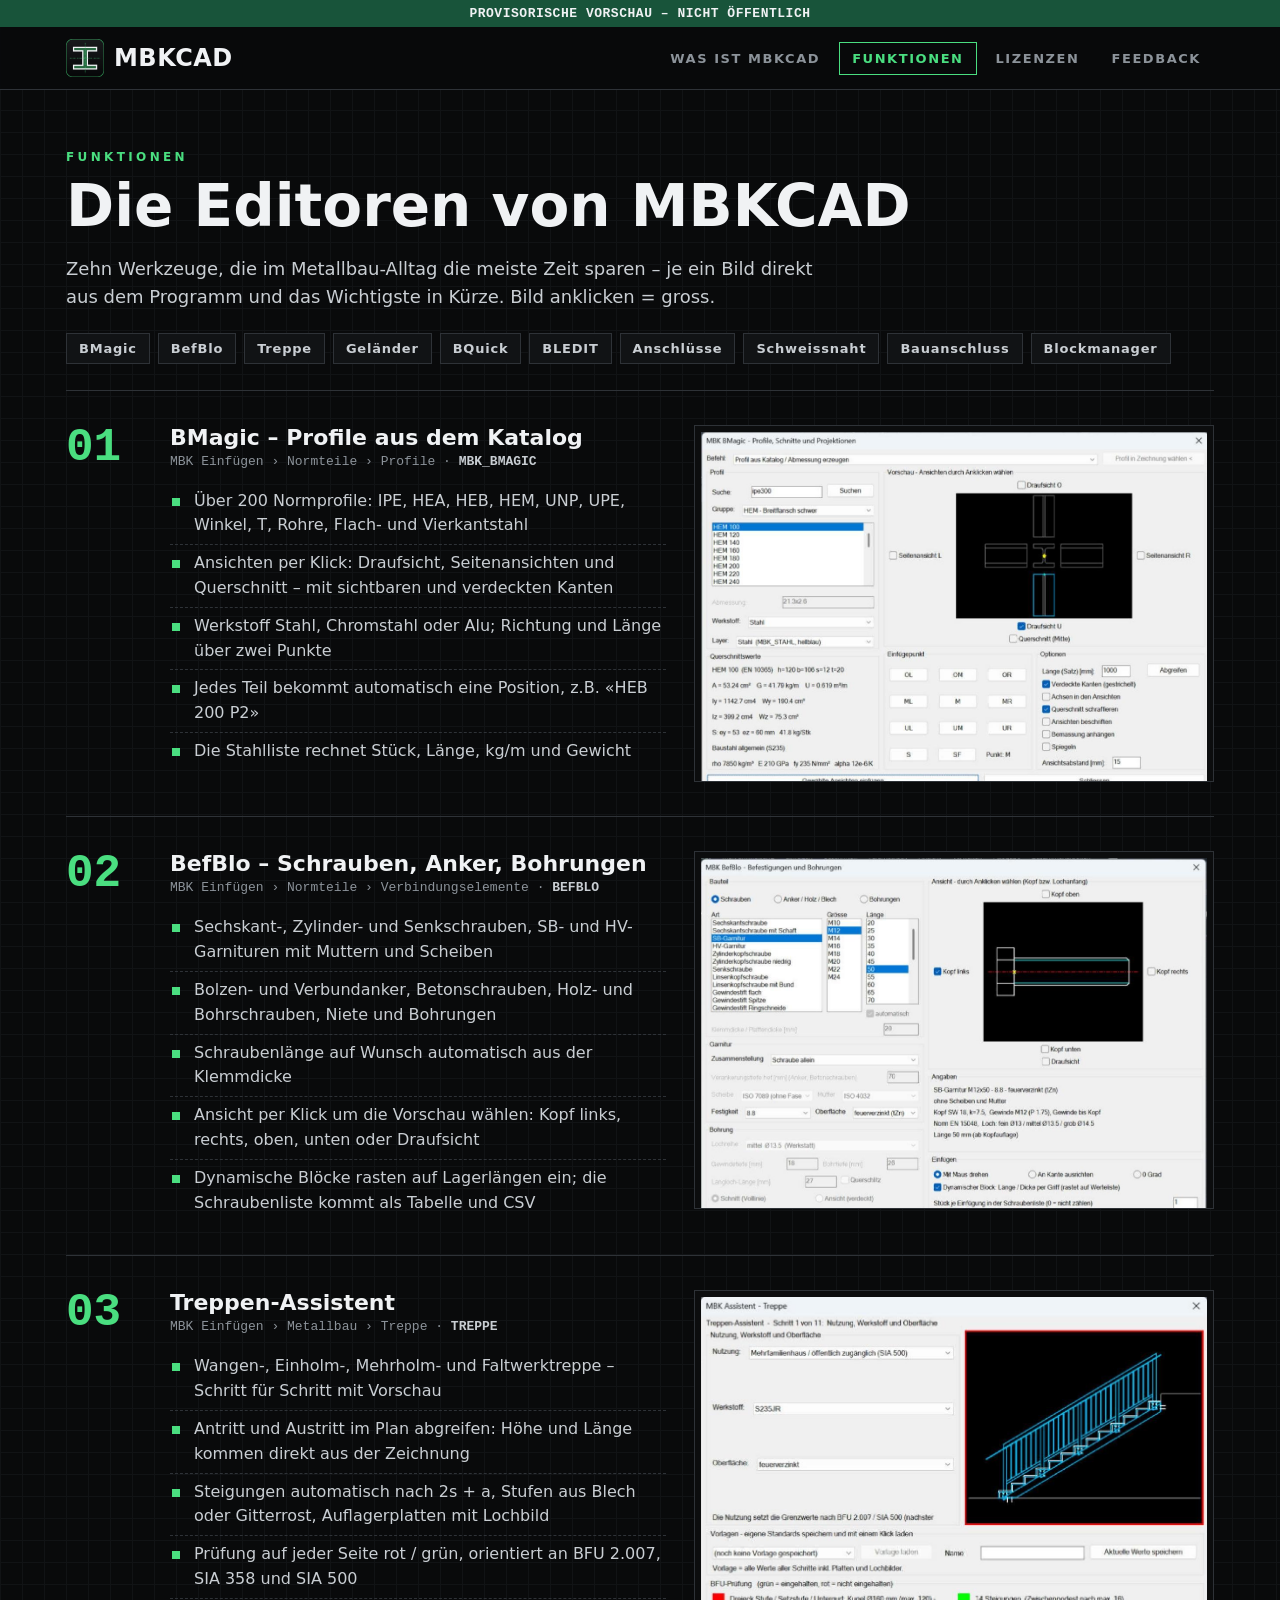
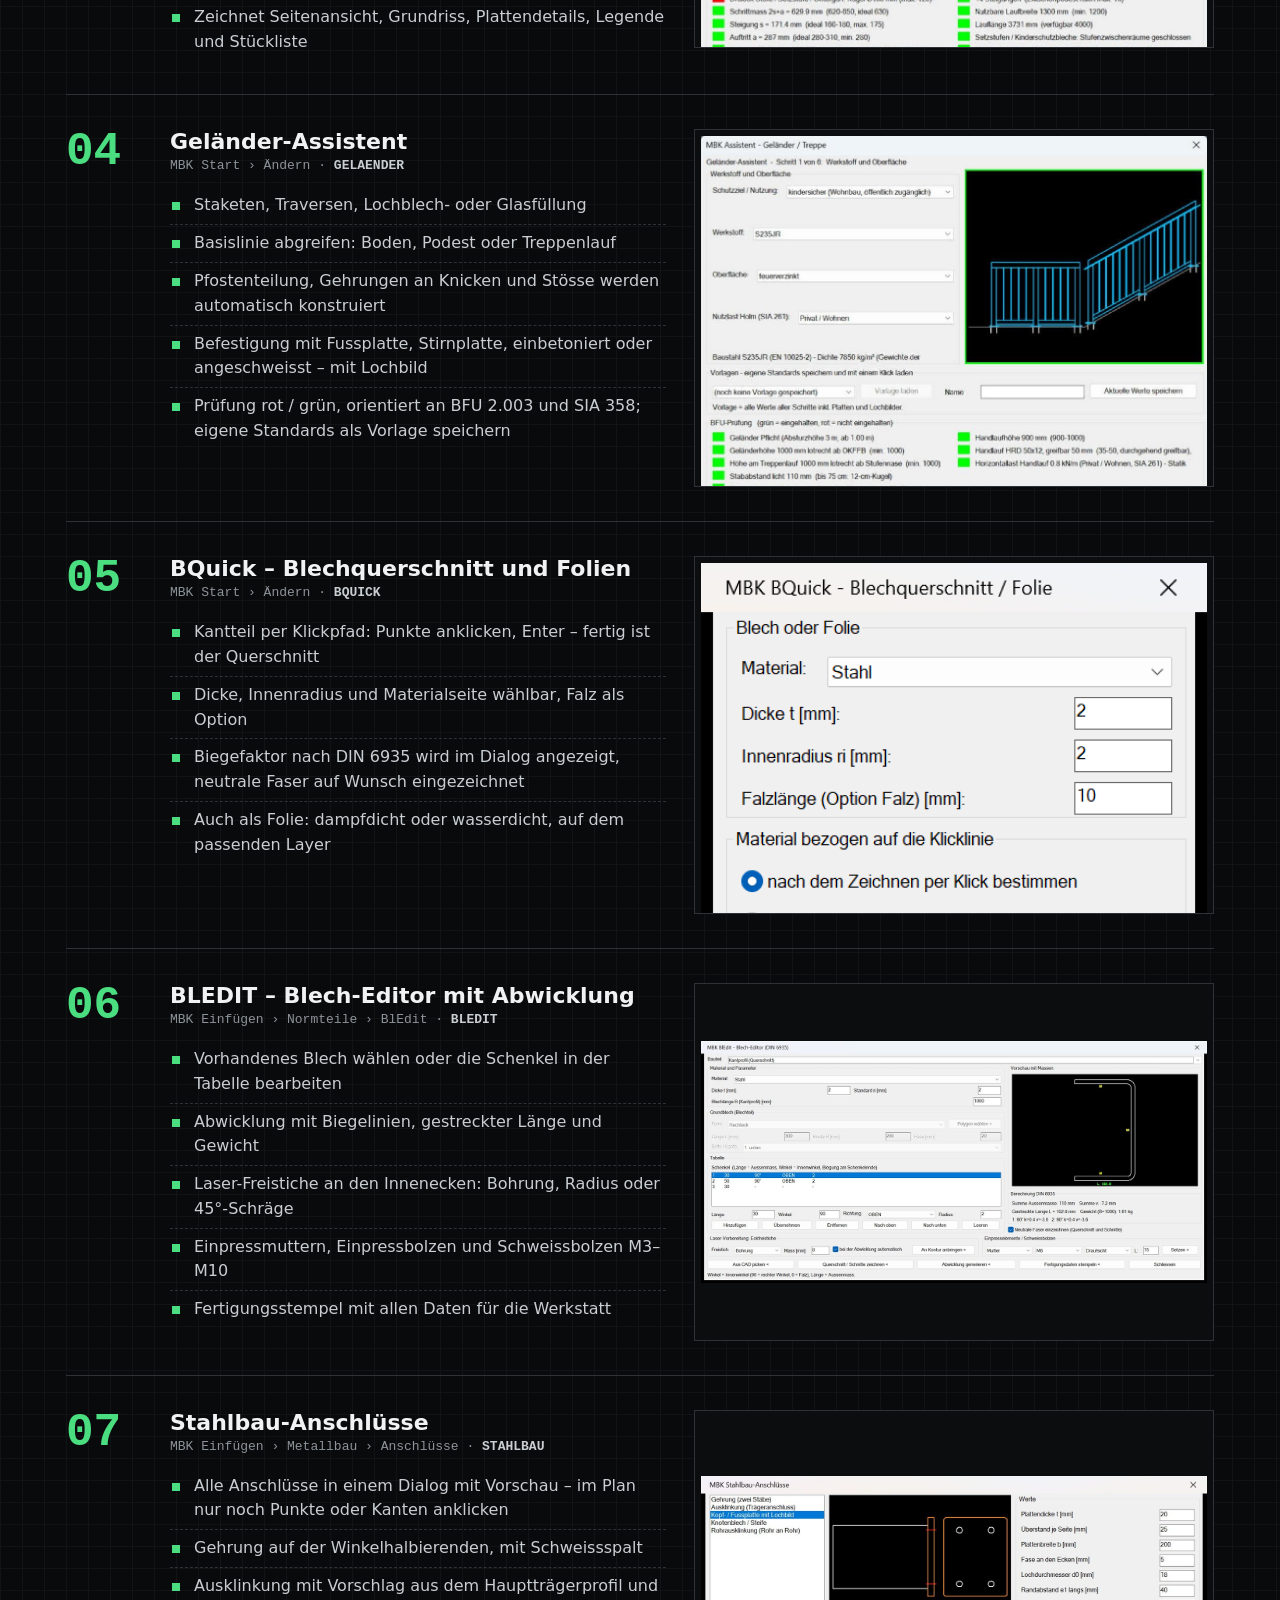
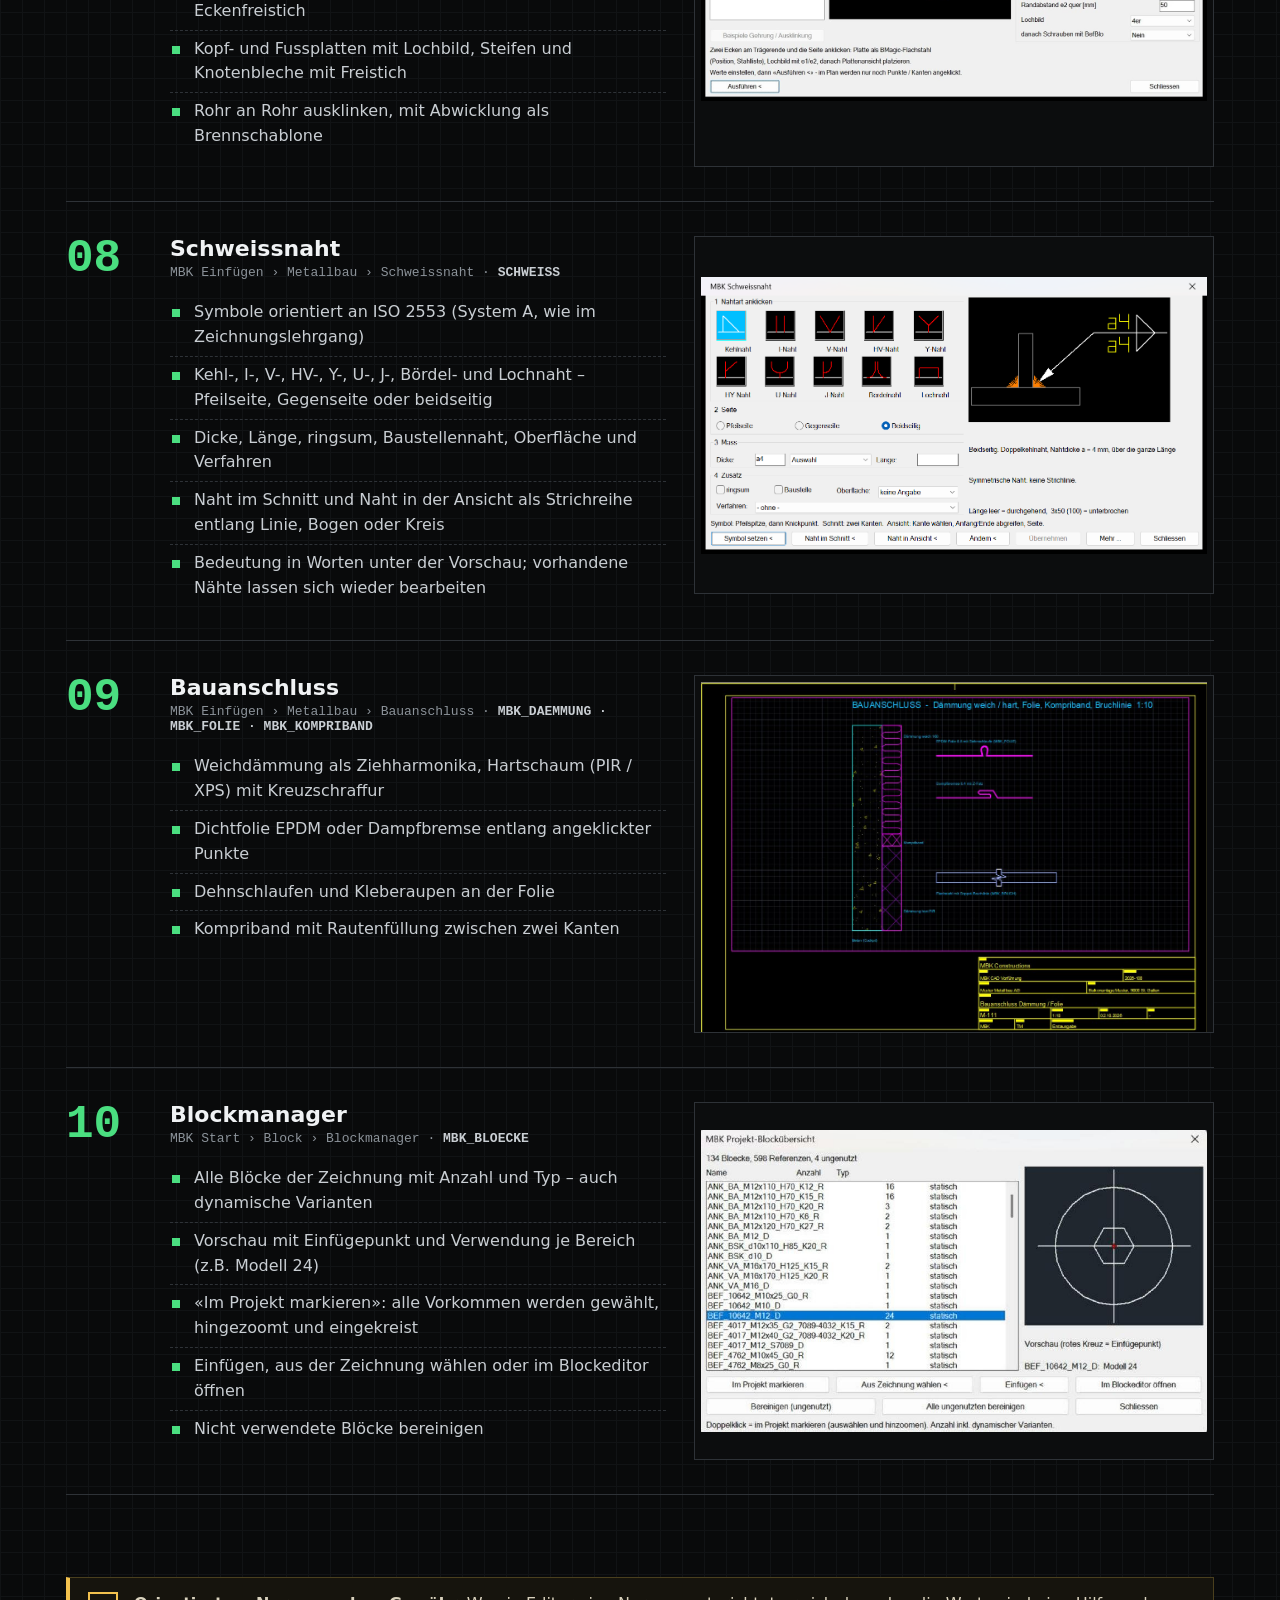
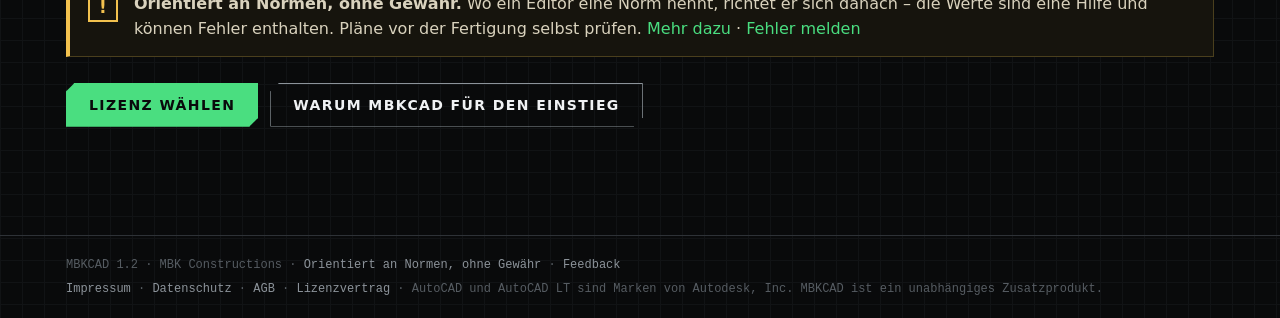
<file: funktionen.html>
<!doctype html>
<html lang="de-CH">
<head>
<meta charset="utf-8">
<meta name="viewport" content="width=device-width, initial-scale=1">
<meta name="robots" content="noindex, nofollow">
<title>Funktionen – MBKCAD</title>
<link rel="icon" href="bilder/logo.png">
<link rel="stylesheet" href="style.css">
</head>
<body>
<div class="provisorisch">PROVISORISCHE VORSCHAU – NICHT ÖFFENTLICH</div>
<header><div class="kopf">
  <a class="marke" href="index.html"><img src="bilder/logo.png" alt="">MBKCAD</a>
  <nav><a href="index.html">Was ist MBKCAD</a><a class="aktiv" href="funktionen.html">Funktionen</a><a href="lizenzen.html">Lizenzen</a><a href="feedback.html">Feedback</a></nav>
</div></header>

<main>
  <section>
    <div class="sperr">Funktionen</div>
    <h1>Die Editoren von MBKCAD</h1>
    <p class="lead">Zehn Werkzeuge, die im Metallbau-Alltag die meiste Zeit sparen – je ein Bild direkt aus dem Programm
      und das Wichtigste in Kürze. Bild anklicken = gross.</p>
    <div class="sprung">
      <a href="#bmagic">BMagic</a><a href="#befblo">BefBlo</a><a href="#treppe">Treppe</a><a href="#gelaender">Geländer</a>
      <a href="#bquick">BQuick</a><a href="#bledit">BLEDIT</a><a href="#anschluesse">Anschlüsse</a><a href="#schweissnaht">Schweissnaht</a>
      <a href="#bauanschluss">Bauanschluss</a><a href="#bloecke">Blockmanager</a>
    </div>
  </section>

  <div class="punkte">
    <div class="punkt" id="bmagic">
      <div class="nr">01</div>
      <div><h3>BMagic – Profile aus dem Katalog</h3>
        <div class="ort">MBK Einfügen › Normteile › Profile · <b>MBK_BMAGIC</b></div>
        <ul class="liste">
          <li>Über 200 Normprofile: IPE, HEA, HEB, HEM, UNP, UPE, Winkel, T, Rohre, Flach- und Vierkantstahl</li>
          <li>Ansichten per Klick: Draufsicht, Seitenansichten und Querschnitt – mit sichtbaren und verdeckten Kanten</li>
          <li>Werkstoff Stahl, Chromstahl oder Alu; Richtung und Länge über zwei Punkte</li>
          <li>Jedes Teil bekommt automatisch eine Position, z.B. «HEB 200 P2»</li>
          <li>Die Stahlliste rechnet Stück, Länge, kg/m und Gewicht</li>
        </ul></div>
      <figure class="vorschau zoom"><img src="bilder/p_bmagic.jpg" alt="BMagic: Profil wählen, Ansichten anklicken, Optionen"></figure>
    </div>
    <div class="punkt" id="befblo">
      <div class="nr">02</div>
      <div><h3>BefBlo – Schrauben, Anker, Bohrungen</h3>
        <div class="ort">MBK Einfügen › Normteile › Verbindungselemente · <b>BEFBLO</b></div>
        <ul class="liste">
          <li>Sechskant-, Zylinder- und Senkschrauben, SB- und HV-Garnituren mit Muttern und Scheiben</li>
          <li>Bolzen- und Verbundanker, Betonschrauben, Holz- und Bohrschrauben, Niete und Bohrungen</li>
          <li>Schraubenlänge auf Wunsch automatisch aus der Klemmdicke</li>
          <li>Ansicht per Klick um die Vorschau wählen: Kopf links, rechts, oben, unten oder Draufsicht</li>
          <li>Dynamische Blöcke rasten auf Lagerlängen ein; die Schraubenliste kommt als Tabelle und CSV</li>
        </ul></div>
      <figure class="vorschau zoom"><img src="bilder/p_befblo.jpg" alt="BefBlo: Befestigungen und Bohrungen mit Vorschau"></figure>
    </div>
    <div class="punkt" id="treppe">
      <div class="nr">03</div>
      <div><h3>Treppen-Assistent</h3>
        <div class="ort">MBK Einfügen › Metallbau › Treppe · <b>TREPPE</b></div>
        <ul class="liste">
          <li>Wangen-, Einholm-, Mehrholm- und Faltwerktreppe – Schritt für Schritt mit Vorschau</li>
          <li>Antritt und Austritt im Plan abgreifen: Höhe und Länge kommen direkt aus der Zeichnung</li>
          <li>Steigungen automatisch nach 2s + a, Stufen aus Blech oder Gitterrost, Auflagerplatten mit Lochbild</li>
          <li>Prüfung auf jeder Seite rot / grün, orientiert an BFU 2.007, SIA 358 und SIA 500</li>
          <li>Zeichnet Seitenansicht, Grundriss, Plattendetails, Legende und Stückliste</li>
        </ul></div>
      <figure class="vorschau zoom"><img src="bilder/p_tr1.jpg" alt="Treppen-Assistent mit Vorschau und Prüfung rot / grün"></figure>
    </div>
    <div class="punkt" id="gelaender">
      <div class="nr">04</div>
      <div><h3>Geländer-Assistent</h3>
        <div class="ort">MBK Start › Ändern · <b>GELAENDER</b></div>
        <ul class="liste">
          <li>Staketen, Traversen, Lochblech- oder Glasfüllung</li>
          <li>Basislinie abgreifen: Boden, Podest oder Treppenlauf</li>
          <li>Pfostenteilung, Gehrungen an Knicken und Stösse werden automatisch konstruiert</li>
          <li>Befestigung mit Fussplatte, Stirnplatte, einbetoniert oder angeschweisst – mit Lochbild</li>
          <li>Prüfung rot / grün, orientiert an BFU 2.003 und SIA 358; eigene Standards als Vorlage speichern</li>
        </ul></div>
      <figure class="vorschau zoom"><img src="bilder/p_gel1.jpg" alt="Geländer-Assistent mit Vorschau und Prüfung"></figure>
    </div>
    <div class="punkt" id="bquick">
      <div class="nr">05</div>
      <div><h3>BQuick – Blechquerschnitt und Folien</h3>
        <div class="ort">MBK Start › Ändern · <b>BQUICK</b></div>
        <ul class="liste">
          <li>Kantteil per Klickpfad: Punkte anklicken, Enter – fertig ist der Querschnitt</li>
          <li>Dicke, Innenradius und Materialseite wählbar, Falz als Option</li>
          <li>Biegefaktor nach DIN 6935 wird im Dialog angezeigt, neutrale Faser auf Wunsch eingezeichnet</li>
          <li>Auch als Folie: dampfdicht oder wasserdicht, auf dem passenden Layer</li>
        </ul></div>
      <figure class="vorschau zoom"><img src="bilder/dlg_bquick.png" alt="BQuick: Blechquerschnitt oder Folie"></figure>
    </div>
    <div class="punkt" id="bledit">
      <div class="nr">06</div>
      <div><h3>BLEDIT – Blech-Editor mit Abwicklung</h3>
        <div class="ort">MBK Einfügen › Normteile › BlEdit · <b>BLEDIT</b></div>
        <ul class="liste">
          <li>Vorhandenes Blech wählen oder die Schenkel in der Tabelle bearbeiten</li>
          <li>Abwicklung mit Biegelinien, gestreckter Länge und Gewicht</li>
          <li>Laser-Freistiche an den Innenecken: Bohrung, Radius oder 45°-Schräge</li>
          <li>Einpressmuttern, Einpressbolzen und Schweissbolzen M3–M10</li>
          <li>Fertigungsstempel mit allen Daten für die Werkstatt</li>
        </ul></div>
      <figure class="vorschau zoom"><img src="bilder/p_bledit.jpg" alt="BLEDIT mit Abwicklung, Laser-Vorbereitung und Einpresselementen"></figure>
    </div>
    <div class="punkt" id="anschluesse">
      <div class="nr">07</div>
      <div><h3>Stahlbau-Anschlüsse</h3>
        <div class="ort">MBK Einfügen › Metallbau › Anschlüsse · <b>STAHLBAU</b></div>
        <ul class="liste">
          <li>Alle Anschlüsse in einem Dialog mit Vorschau – im Plan nur noch Punkte oder Kanten anklicken</li>
          <li>Gehrung auf der Winkelhalbierenden, mit Schweissspalt</li>
          <li>Ausklinkung mit Vorschlag aus dem Hauptträgerprofil und Eckenfreistich</li>
          <li>Kopf- und Fussplatten mit Lochbild, Steifen und Knotenbleche mit Freistich</li>
          <li>Rohr an Rohr ausklinken, mit Abwicklung als Brennschablone</li>
        </ul></div>
      <figure class="vorschau zoom"><img src="bilder/p_stahlbau.jpg" alt="Dialog Stahlbau-Anschlüsse mit Vorschau"></figure>
    </div>
    <div class="punkt" id="schweissnaht">
      <div class="nr">08</div>
      <div><h3>Schweissnaht</h3>
        <div class="ort">MBK Einfügen › Metallbau › Schweissnaht · <b>SCHWEISS</b></div>
        <ul class="liste">
          <li>Symbole orientiert an ISO 2553 (System A, wie im Zeichnungslehrgang)</li>
          <li>Kehl-, I-, V-, HV-, Y-, U-, J-, Bördel- und Lochnaht – Pfeilseite, Gegenseite oder beidseitig</li>
          <li>Dicke, Länge, ringsum, Baustellennaht, Oberfläche und Verfahren</li>
          <li>Naht im Schnitt und Naht in der Ansicht als Strichreihe entlang Linie, Bogen oder Kreis</li>
          <li>Bedeutung in Worten unter der Vorschau; vorhandene Nähte lassen sich wieder bearbeiten</li>
        </ul></div>
      <figure class="vorschau zoom"><img src="bilder/dlg_schweiss.png" alt="Dialog Schweissnaht mit Vorschau und Bedeutung"></figure>
    </div>
    <div class="punkt" id="bauanschluss">
      <div class="nr">09</div>
      <div><h3>Bauanschluss</h3>
        <div class="ort">MBK Einfügen › Metallbau › Bauanschluss · <b>MBK_DAEMMUNG · MBK_FOLIE · MBK_KOMPRIBAND</b></div>
        <ul class="liste">
          <li>Weichdämmung als Ziehharmonika, Hartschaum (PIR / XPS) mit Kreuzschraffur</li>
          <li>Dichtfolie EPDM oder Dampfbremse entlang angeklickter Punkte</li>
          <li>Dehnschlaufen und Kleberaupen an der Folie</li>
          <li>Kompriband mit Rautenfüllung zwischen zwei Kanten</li>
        </ul></div>
      <figure class="vorschau zoom"><img src="bilder/plan_M-111.jpg" alt="Bauanschluss: Dämmung weich / hart, Folie, Kompriband"></figure>
    </div>
    <div class="punkt" id="bloecke">
      <div class="nr">10</div>
      <div><h3>Blockmanager</h3>
        <div class="ort">MBK Start › Block › Blockmanager · <b>MBK_BLOECKE</b></div>
        <ul class="liste">
          <li>Alle Blöcke der Zeichnung mit Anzahl und Typ – auch dynamische Varianten</li>
          <li>Vorschau mit Einfügepunkt und Verwendung je Bereich (z.B. Modell 24)</li>
          <li>«Im Projekt markieren»: alle Vorkommen werden gewählt, hingezoomt und eingekreist</li>
          <li>Einfügen, aus der Zeichnung wählen oder im Blockeditor öffnen</li>
          <li>Nicht verwendete Blöcke bereinigen</li>
        </ul></div>
      <figure class="vorschau zoom"><img src="bilder/p_bloecke.jpg" alt="Blockmanager mit Vorschau und Verwendung"></figure>
    </div>
  </div>

  <section>
    <div class="norm kurz">
      <div class="zeichen">!</div>
      <div><p><b>Orientiert an Normen, ohne Gewähr.</b> Wo ein Editor eine Norm nennt, richtet er sich danach – die Werte sind eine Hilfe
        und können Fehler enthalten. Pläne vor der Fertigung selbst prüfen. <a href="index.html#normen">Mehr dazu</a> ·
        <a href="feedback.html">Fehler melden</a></p></div>
    </div>
    <div class="knoepfe"><a class="knopf primaer" href="lizenzen.html">Lizenz wählen</a><a class="knopf" href="index.html#warum">Warum MBKCAD für den Einstieg</a></div>
  </section>
</main>

<footer><div class="fuss"><span>MBKCAD 1.2 · MBK Constructions · <a href="index.html#normen">Orientiert an Normen, ohne Gewähr</a> · <a href="feedback.html">Feedback</a></span><span><a href="impressum.html">Impressum</a> · <a href="datenschutz.html">Datenschutz</a> · <a href="agb.html">AGB</a> · <a href="lizenzvertrag.html">Lizenzvertrag</a> · AutoCAD und AutoCAD LT sind Marken von Autodesk, Inc. MBKCAD ist ein unabhängiges Zusatzprodukt.</span></div></footer>
<script src="shop-config.js"></script>
<script src="seite.js"></script>
</body>
</html>
</file>
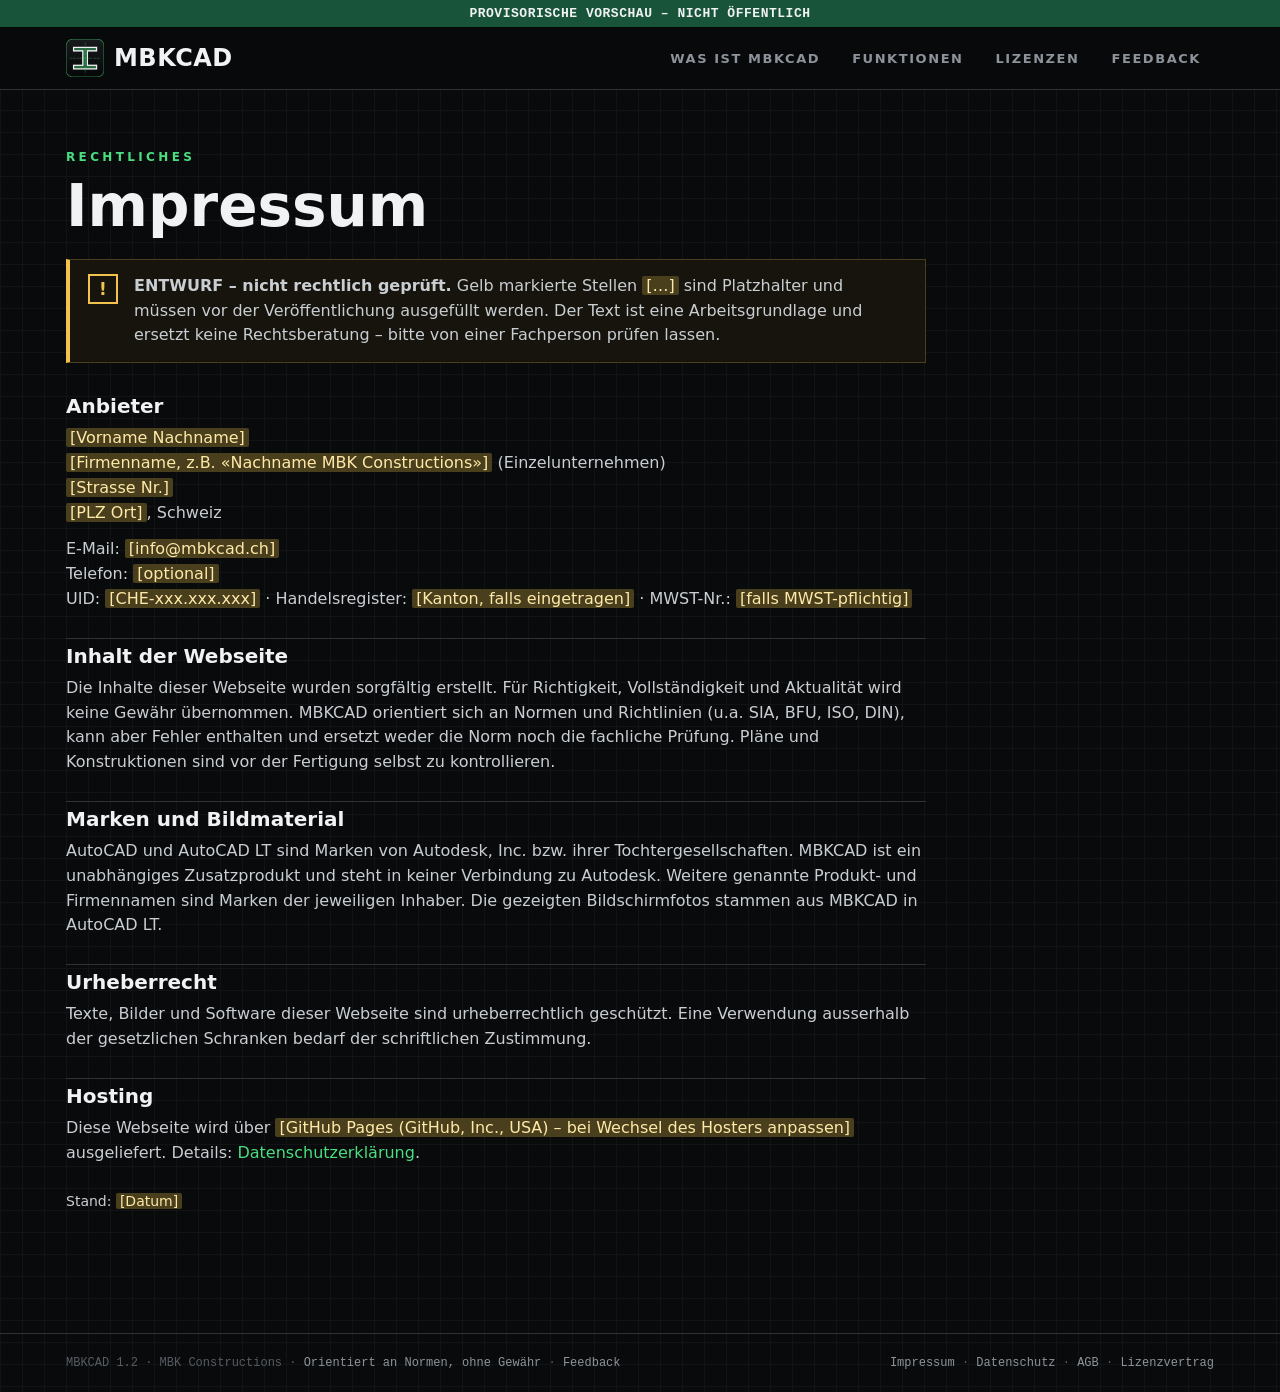
<file: impressum.html>
<!doctype html>
<html lang="de-CH">
<head>
<meta charset="utf-8">
<meta name="viewport" content="width=device-width, initial-scale=1">
<meta name="robots" content="noindex, nofollow">
<title>Impressum – MBKCAD</title>
<link rel="icon" href="bilder/logo.png">
<link rel="stylesheet" href="style.css">
</head>
<body>
<div class="provisorisch">PROVISORISCHE VORSCHAU – NICHT ÖFFENTLICH</div>
<header><div class="kopf">
  <a class="marke" href="index.html"><img src="bilder/logo.png" alt="">MBKCAD</a>
  <nav><a href="index.html">Was ist MBKCAD</a><a href="funktionen.html">Funktionen</a><a href="lizenzen.html">Lizenzen</a><a href="feedback.html">Feedback</a></nav>
</div></header>

<main>
  <section class="rechtstext">
    <div class="sperr">Rechtliches</div>
    <h1>Impressum</h1>
    <div class="norm kurz"><div class="zeichen">!</div><div><p><b>ENTWURF – nicht rechtlich geprüft.</b> Gelb markierte Stellen <mark>[…]</mark> sind Platzhalter und müssen vor der Veröffentlichung
      ausgefüllt werden. Der Text ist eine Arbeitsgrundlage und ersetzt keine Rechtsberatung – bitte von einer Fachperson prüfen lassen.</p></div></div>
    <h2>Anbieter</h2>
    <p><mark>[Vorname Nachname]</mark><br><mark>[Firmenname, z.B. «Nachname MBK Constructions»]</mark> (Einzelunternehmen)<br>
      <mark>[Strasse Nr.]</mark><br><mark>[PLZ Ort]</mark>, Schweiz</p>
    <p>E-Mail: <mark>[info@mbkcad.ch]</mark><br>Telefon: <mark>[optional]</mark><br>
      UID: <mark>[CHE-xxx.xxx.xxx]</mark> · Handelsregister: <mark>[Kanton, falls eingetragen]</mark> · MWST-Nr.: <mark>[falls MWST-pflichtig]</mark></p>

    <h2>Inhalt der Webseite</h2>
    <p>Die Inhalte dieser Webseite wurden sorgfältig erstellt. Für Richtigkeit, Vollständigkeit und Aktualität wird keine Gewähr übernommen.
      MBKCAD orientiert sich an Normen und Richtlinien (u.a. SIA, BFU, ISO, DIN), kann aber Fehler enthalten und ersetzt weder die Norm noch die
      fachliche Prüfung. Pläne und Konstruktionen sind vor der Fertigung selbst zu kontrollieren.</p>

    <h2>Marken und Bildmaterial</h2>
    <p>AutoCAD und AutoCAD LT sind Marken von Autodesk, Inc. bzw. ihrer Tochtergesellschaften. MBKCAD ist ein unabhängiges Zusatzprodukt und
      steht in keiner Verbindung zu Autodesk. Weitere genannte Produkt- und Firmennamen sind Marken der jeweiligen Inhaber.
      Die gezeigten Bildschirmfotos stammen aus MBKCAD in AutoCAD LT.</p>

    <h2>Urheberrecht</h2>
    <p>Texte, Bilder und Software dieser Webseite sind urheberrechtlich geschützt. Eine Verwendung ausserhalb der gesetzlichen Schranken
      bedarf der schriftlichen Zustimmung.</p>

    <h2>Hosting</h2>
    <p>Diese Webseite wird über <mark>[GitHub Pages (GitHub, Inc., USA) – bei Wechsel des Hosters anpassen]</mark> ausgeliefert. Details: <a href="datenschutz.html">Datenschutzerklärung</a>.</p>
    <p class="grau klein" style="margin-top:26px">Stand: <mark>[Datum]</mark></p>
  </section>
</main>

<footer><div class="fuss"><span>MBKCAD 1.2 · MBK Constructions · <a href="index.html#normen">Orientiert an Normen, ohne Gewähr</a> · <a href="feedback.html">Feedback</a></span><span><a href="impressum.html">Impressum</a> · <a href="datenschutz.html">Datenschutz</a> · <a href="agb.html">AGB</a> · <a href="lizenzvertrag.html">Lizenzvertrag</a></span></div></footer>
<script src="shop-config.js"></script>
<script src="seite.js"></script>
</body>
</html>
</file>
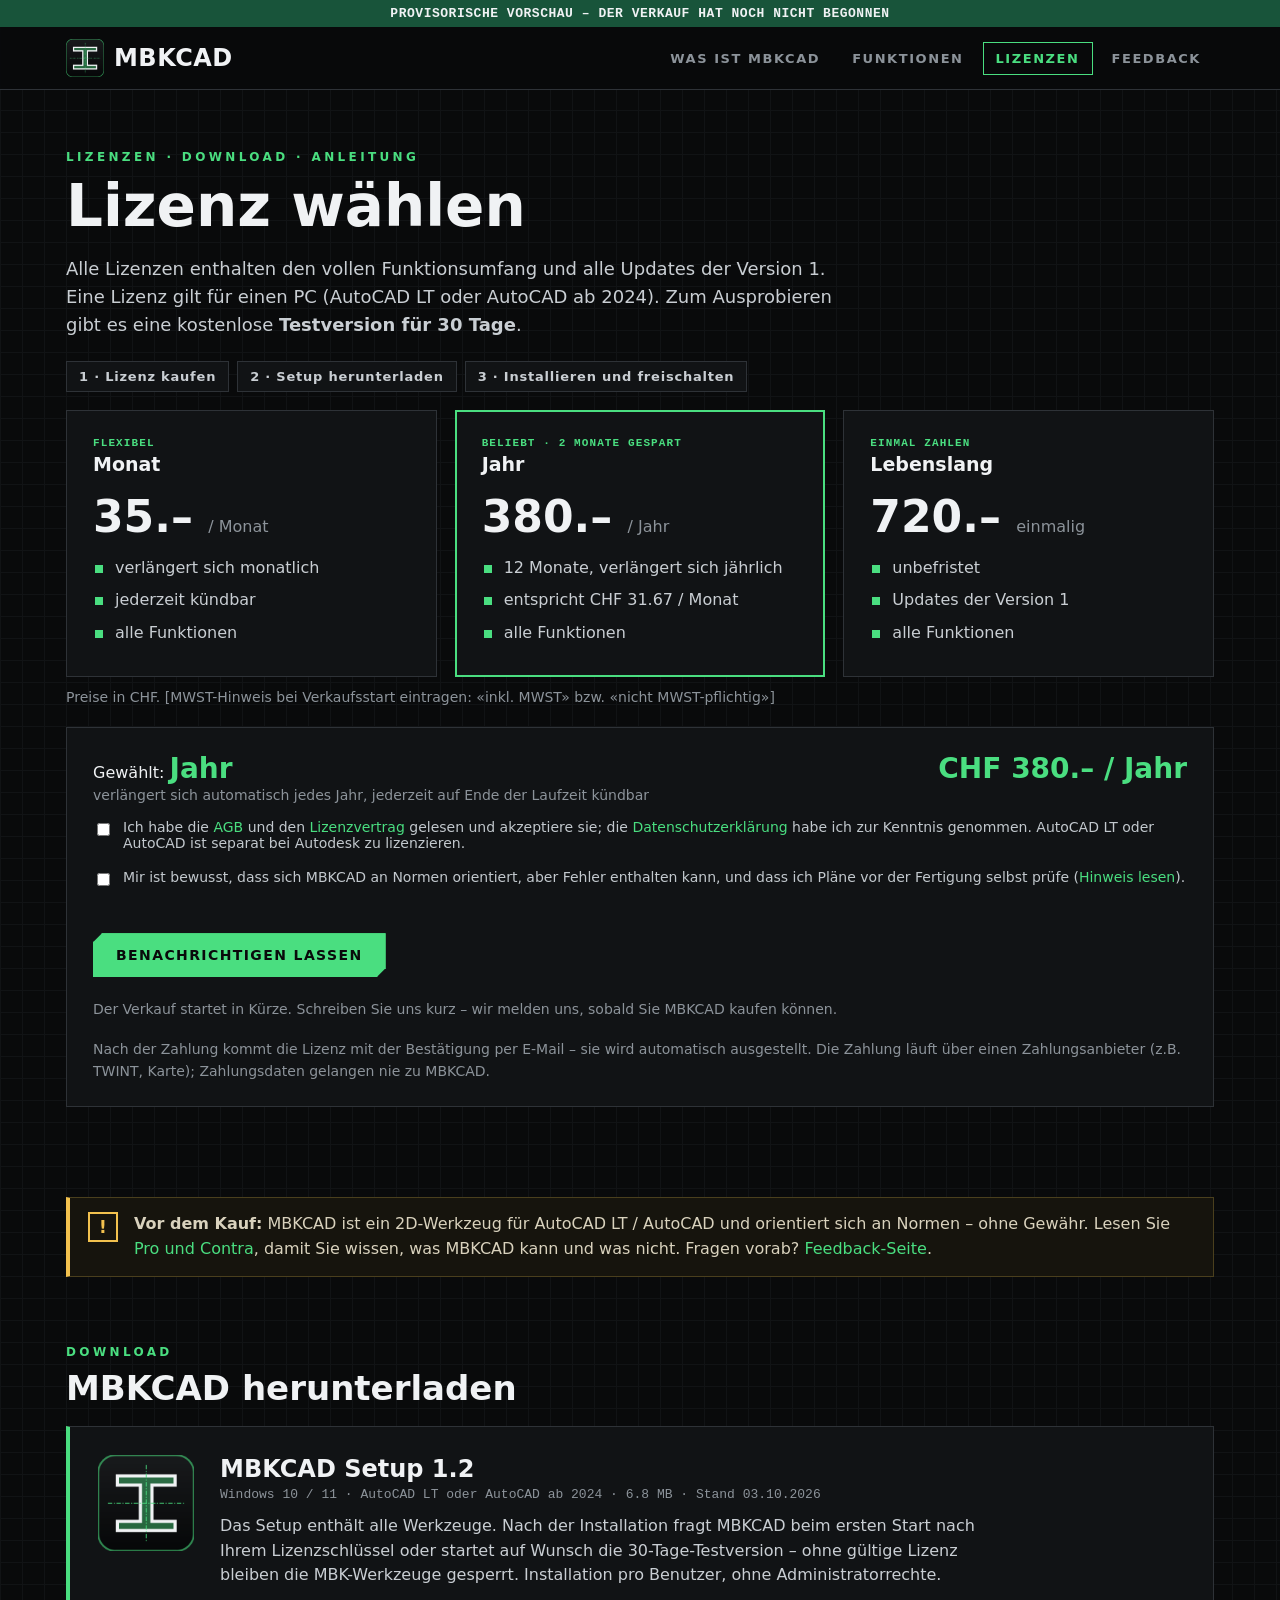
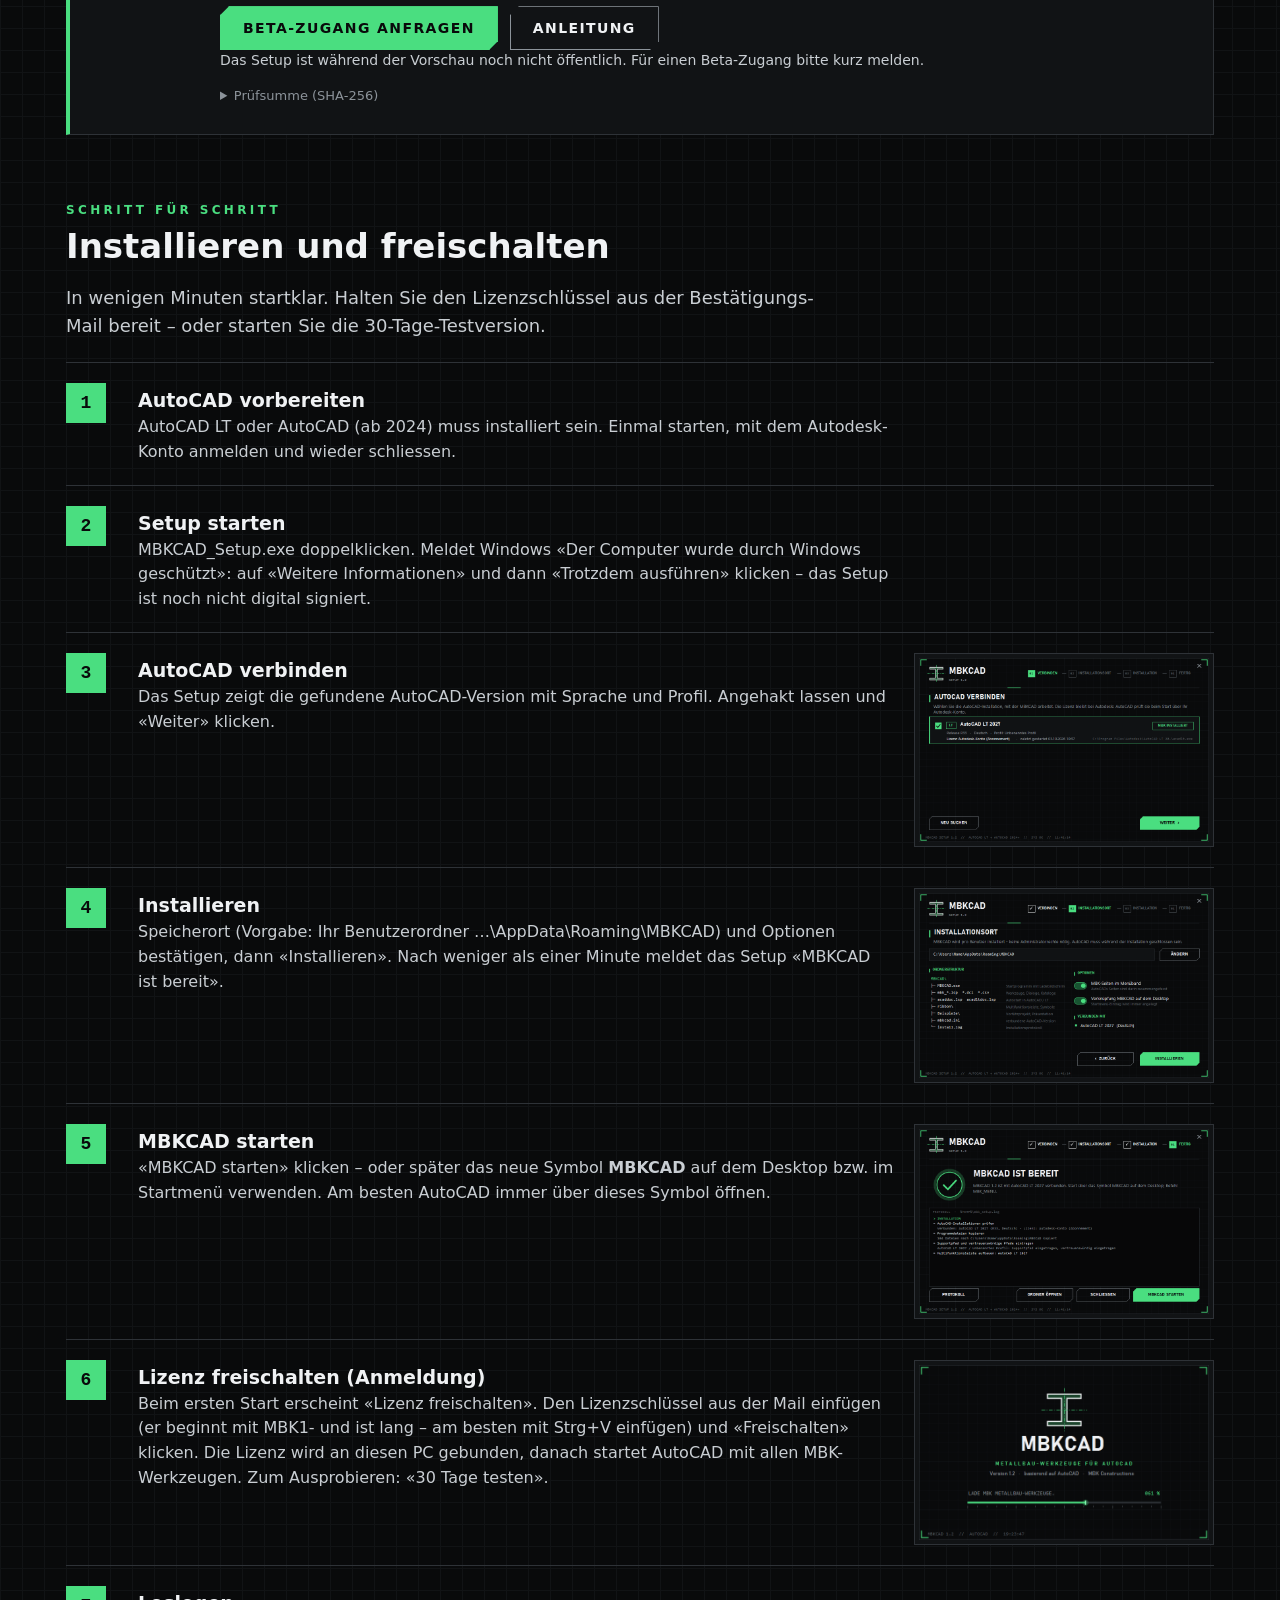
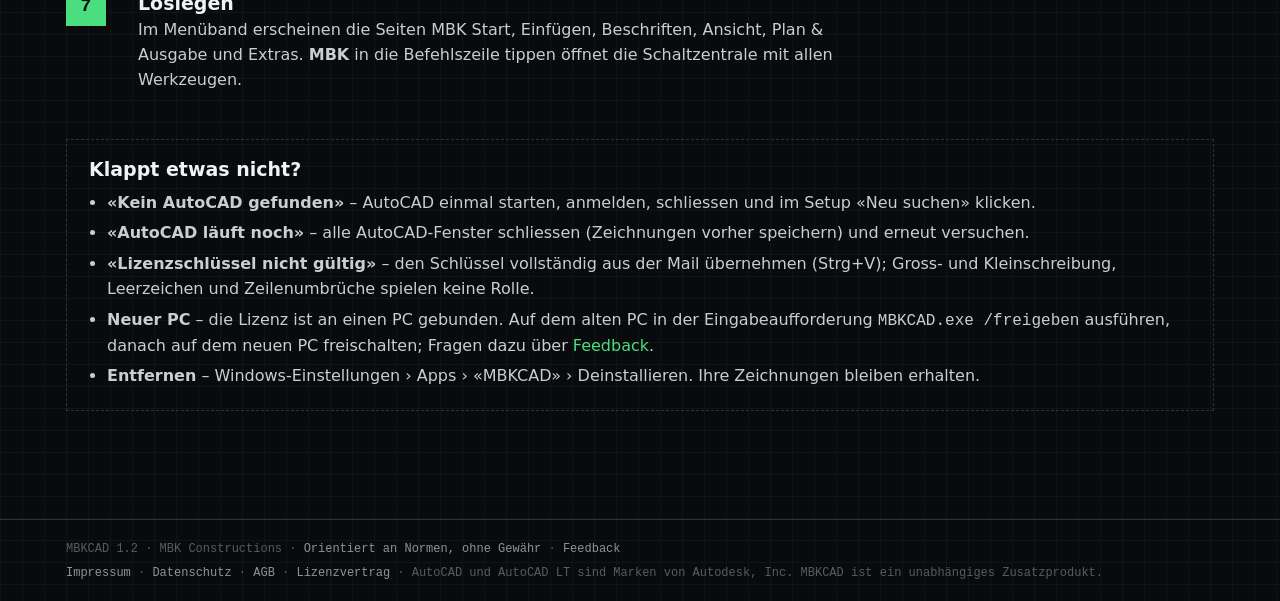
<file: lizenzen.html>
<!doctype html>
<html lang="de-CH">
<head>
<meta charset="utf-8">
<meta name="viewport" content="width=device-width, initial-scale=1">
<meta name="robots" content="noindex, nofollow">
<title>Lizenzen – MBKCAD</title>
<link rel="icon" href="bilder/logo.png">
<link rel="stylesheet" href="style.css">
</head>
<body>
<div class="provisorisch">PROVISORISCHE VORSCHAU – DER VERKAUF HAT NOCH NICHT BEGONNEN</div>
<header><div class="kopf">
  <a class="marke" href="index.html"><img src="bilder/logo.png" alt="">MBKCAD</a>
  <nav><a href="index.html">Was ist MBKCAD</a><a href="funktionen.html">Funktionen</a><a class="aktiv" href="lizenzen.html">Lizenzen</a><a href="feedback.html">Feedback</a></nav>
</div></header>

<main>
  <section>
    <div class="sperr">Lizenzen · Download · Anleitung</div>
    <h1>Lizenz wählen</h1>
    <p class="lead">Alle Lizenzen enthalten den vollen Funktionsumfang und alle Updates der Version 1. Eine Lizenz gilt für einen PC
      (AutoCAD LT oder AutoCAD ab 2024). Zum Ausprobieren gibt es eine kostenlose <b>Testversion für 30 Tage</b>.</p>
    <div class="sprung">
      <a href="#preise">1 · Lizenz kaufen</a><a href="#download">2 · Setup herunterladen</a><a href="#anleitung">3 · Installieren und freischalten</a>
    </div>

    <div class="preise" id="preise">
      <div class="preis" data-typ="M" data-preis="35">
        <div class="hinweis">Flexibel</div><h3>Monat</h3>
        <div class="betrag">35.– <small>/ Monat</small></div>
        <ul><li>verlängert sich monatlich</li><li>jederzeit kündbar</li><li>alle Funktionen</li></ul>
      </div>
      <div class="preis gewaehlt" data-typ="J" data-preis="380">
        <div class="hinweis">Beliebt · 2 Monate gespart</div><h3>Jahr</h3>
        <div class="betrag">380.– <small>/ Jahr</small></div>
        <ul><li>12 Monate, verlängert sich jährlich</li><li>entspricht CHF 31.67 / Monat</li><li>alle Funktionen</li></ul>
      </div>
      <div class="preis" data-typ="L" data-preis="720">
        <div class="hinweis">Einmal zahlen</div><h3>Lebenslang</h3>
        <div class="betrag">720.– <small>einmalig</small></div>
        <ul><li>unbefristet</li><li>Updates der Version 1</li><li>alle Funktionen</li></ul>
      </div>
    </div>
    <p class="grau klein" id="preishinweis" style="margin-top:10px"></p>

    <div class="kaufbox" id="kaufbox">
      <div class="summe"><span>Gewählt: <b id="wahl">Jahr</b><span class="grau klein" id="abohinweis" style="display:block"></span></span><b id="betrag">CHF 380.–</b></div>
      <label class="check"><input type="checkbox" id="agb"><span>Ich habe die <a href="agb.html" target="_blank">AGB</a> und den <a href="lizenzvertrag.html" target="_blank">Lizenzvertrag</a> gelesen und akzeptiere sie; die <a href="datenschutz.html" target="_blank">Datenschutzerklärung</a> habe ich zur Kenntnis genommen. AutoCAD LT oder AutoCAD ist separat bei Autodesk zu lizenzieren.</span></label>
      <label class="check"><input type="checkbox" id="norm"><span>Mir ist bewusst, dass sich MBKCAD an Normen orientiert, aber Fehler enthalten kann, und dass ich Pläne vor der Fertigung selbst prüfe (<a href="index.html#normen" target="_blank">Hinweis lesen</a>).</span></label>
      <div class="knoepfe"><a class="knopf primaer" id="kaufen" href="#">Benachrichtigen lassen</a></div>
      <p class="grau klein" id="kaufstatus" style="margin:10px 0 0"></p>
      <p class="grau klein" style="margin:6px 0 0">Nach der Zahlung kommt die Lizenz mit der Bestätigung per E-Mail – sie wird automatisch ausgestellt. Die Zahlung läuft über einen Zahlungsanbieter (z.B. TWINT, Karte); Zahlungsdaten gelangen nie zu MBKCAD.</p>
    </div>
  </section>

  <section>
    <div class="norm kurz">
      <div class="zeichen">!</div>
      <div><p><b>Vor dem Kauf:</b> MBKCAD ist ein 2D-Werkzeug für AutoCAD LT / AutoCAD und orientiert sich an Normen – ohne Gewähr.
        Lesen Sie <a href="index.html#prokontra">Pro und Contra</a>, damit Sie wissen, was MBKCAD kann und was nicht. Fragen vorab? <a href="feedback.html">Feedback-Seite</a>.</p></div>
    </div>
  </section>

  <section id="download">
    <div class="sperr">Download</div>
    <h2>MBKCAD herunterladen</h2>
    <div class="download">
      <img class="dl-logo" src="bilder/logo.png" alt="">
      <div class="dl-text">
        <h3>MBKCAD Setup <span id="dl-version">1.2</span></h3>
        <div class="dl-meta">Windows 10 / 11 · AutoCAD LT oder AutoCAD ab 2024 · <span id="dl-groesse">ca. 7 MB</span><span id="dl-datum"></span></div>
        <p>Das Setup enthält alle Werkzeuge. Nach der Installation fragt MBKCAD beim ersten Start nach Ihrem Lizenzschlüssel
          oder startet auf Wunsch die 30-Tage-Testversion – ohne gültige Lizenz bleiben die MBK-Werkzeuge gesperrt.
          Installation pro Benutzer, ohne Administratorrechte.</p>
        <div class="knoepfe" id="dl-knoepfe">
          <a class="knopf primaer dl-link" href="#" hidden>MBKCAD_Setup.exe herunterladen</a>
          <a class="knopf" href="#anleitung">Anleitung</a>
        </div>
        <p class="grau klein" id="dl-hinweis" hidden>Das Setup ist während der Vorschau noch nicht öffentlich. Für einen Beta-Zugang bitte kurz melden.</p>
        <p class="grau klein" id="dl-installiert" hidden>Diese Seite wurde aus Ihrer MBKCAD-Installation geöffnet – MBKCAD ist auf diesem PC bereits installiert.
          Der Knopf liefert das Setup aus Ihrem MBKCAD-Ordner, z.B. für einen weiteren PC.</p>
        <details class="dl-pruef" id="dl-pruef" hidden><summary>Prüfsumme (SHA-256)</summary><code id="dl-sha"></code>
          <p class="grau klein">Zum Prüfen in PowerShell: <span class="mono">Get-FileHash .\MBKCAD_Setup.exe</span></p></details>
      </div>
    </div>
  </section>

  <section id="anleitung">
    <div class="sperr">Schritt für Schritt</div>
    <h2>Installieren und freischalten</h2>
    <p class="lead">In wenigen Minuten startklar. Halten Sie den Lizenzschlüssel aus der Bestätigungs-Mail bereit – oder starten Sie die 30-Tage-Testversion.</p>
    <ol class="anleitung">
      <li><div><h3>AutoCAD vorbereiten</h3>
        <p>AutoCAD LT oder AutoCAD (ab 2024) muss installiert sein. Einmal starten, mit dem Autodesk-Konto anmelden und wieder schliessen.</p></div></li>
      <li><div><h3>Setup starten</h3>
        <p>MBKCAD_Setup.exe doppelklicken. Meldet Windows «Der Computer wurde durch Windows geschützt»: auf «Weitere Informationen»
          und dann «Trotzdem ausführen» klicken – das Setup ist noch nicht digital signiert.</p></div></li>
      <li><div><h3>AutoCAD verbinden</h3>
        <p>Das Setup zeigt die gefundene AutoCAD-Version mit Sprache und Profil. Angehakt lassen und «Weiter» klicken.</p></div>
        <figure class="zoom"><img src="bilder/setup_verbinden.png" alt="Setup Schritt 1: AutoCAD verbinden"></figure></li>
      <li><div><h3>Installieren</h3>
        <p>Speicherort (Vorgabe: Ihr Benutzerordner …\AppData\Roaming\MBKCAD) und Optionen bestätigen, dann «Installieren».
          Nach weniger als einer Minute meldet das Setup «MBKCAD ist bereit».</p></div>
        <figure class="zoom"><img src="bilder/setup_ort.png" alt="Setup Schritt 2: Installationsort und Optionen"></figure></li>
      <li><div><h3>MBKCAD starten</h3>
        <p>«MBKCAD starten» klicken – oder später das neue Symbol <b>MBKCAD</b> auf dem Desktop bzw. im Startmenü verwenden.
          Am besten AutoCAD immer über dieses Symbol öffnen.</p></div>
        <figure class="zoom"><img src="bilder/setup_fertig.png" alt="Setup fertig: MBKCAD ist bereit"></figure></li>
      <li><div><h3>Lizenz freischalten (Anmeldung)</h3>
        <p>Beim ersten Start erscheint «Lizenz freischalten». Den Lizenzschlüssel aus der Mail einfügen (er beginnt mit MBK1- und ist lang – am besten mit Strg+V einfügen)
          und «Freischalten» klicken. Die Lizenz wird an diesen PC gebunden, danach startet AutoCAD mit allen MBK-Werkzeugen. Zum Ausprobieren: «30 Tage testen».</p></div>
        <figure class="zoom"><img src="bilder/freischalten.png" alt="Lizenz freischalten beim ersten Start"></figure></li>
      <li><div><h3>Loslegen</h3>
        <p>Im Menüband erscheinen die Seiten MBK Start, Einfügen, Beschriften, Ansicht, Plan &amp; Ausgabe und Extras.
          <b>MBK</b> in die Befehlszeile tippen öffnet die Schaltzentrale mit allen Werkzeugen.</p></div></li>
    </ol>

    <div class="probleme">
      <h3>Klappt etwas nicht?</h3>
      <ul>
        <li><b>«Kein AutoCAD gefunden»</b> – AutoCAD einmal starten, anmelden, schliessen und im Setup «Neu suchen» klicken.</li>
        <li><b>«AutoCAD läuft noch»</b> – alle AutoCAD-Fenster schliessen (Zeichnungen vorher speichern) und erneut versuchen.</li>
        <li><b>«Lizenzschlüssel nicht gültig»</b> – den Schlüssel vollständig aus der Mail übernehmen (Strg+V); Gross- und Kleinschreibung, Leerzeichen und Zeilenumbrüche spielen keine Rolle.</li>
        <li><b>Neuer PC</b> – die Lizenz ist an einen PC gebunden. Auf dem alten PC in der Eingabeaufforderung <span class="mono">MBKCAD.exe /freigeben</span> ausführen, danach auf dem neuen PC freischalten; Fragen dazu über <a href="feedback.html">Feedback</a>.</li>
        <li><b>Entfernen</b> – Windows-Einstellungen › Apps › «MBKCAD» › Deinstallieren. Ihre Zeichnungen bleiben erhalten.</li>
      </ul>
    </div>
  </section>
</main>

<footer><div class="fuss"><span>MBKCAD 1.2 · MBK Constructions · <a href="index.html#normen">Orientiert an Normen, ohne Gewähr</a> · <a href="feedback.html">Feedback</a></span><span><a href="impressum.html">Impressum</a> · <a href="datenschutz.html">Datenschutz</a> · <a href="agb.html">AGB</a> · <a href="lizenzvertrag.html">Lizenzvertrag</a> · AutoCAD und AutoCAD LT sind Marken von Autodesk, Inc. MBKCAD ist ein unabhängiges Zusatzprodukt.</span></div></footer>
<script src="shop-config.js"></script>
<script src="setup-info.js" onerror="this.remove()"></script>
<script src="seite.js"></script>
<script src="kauf.js"></script>
</body>
</html>
</file>
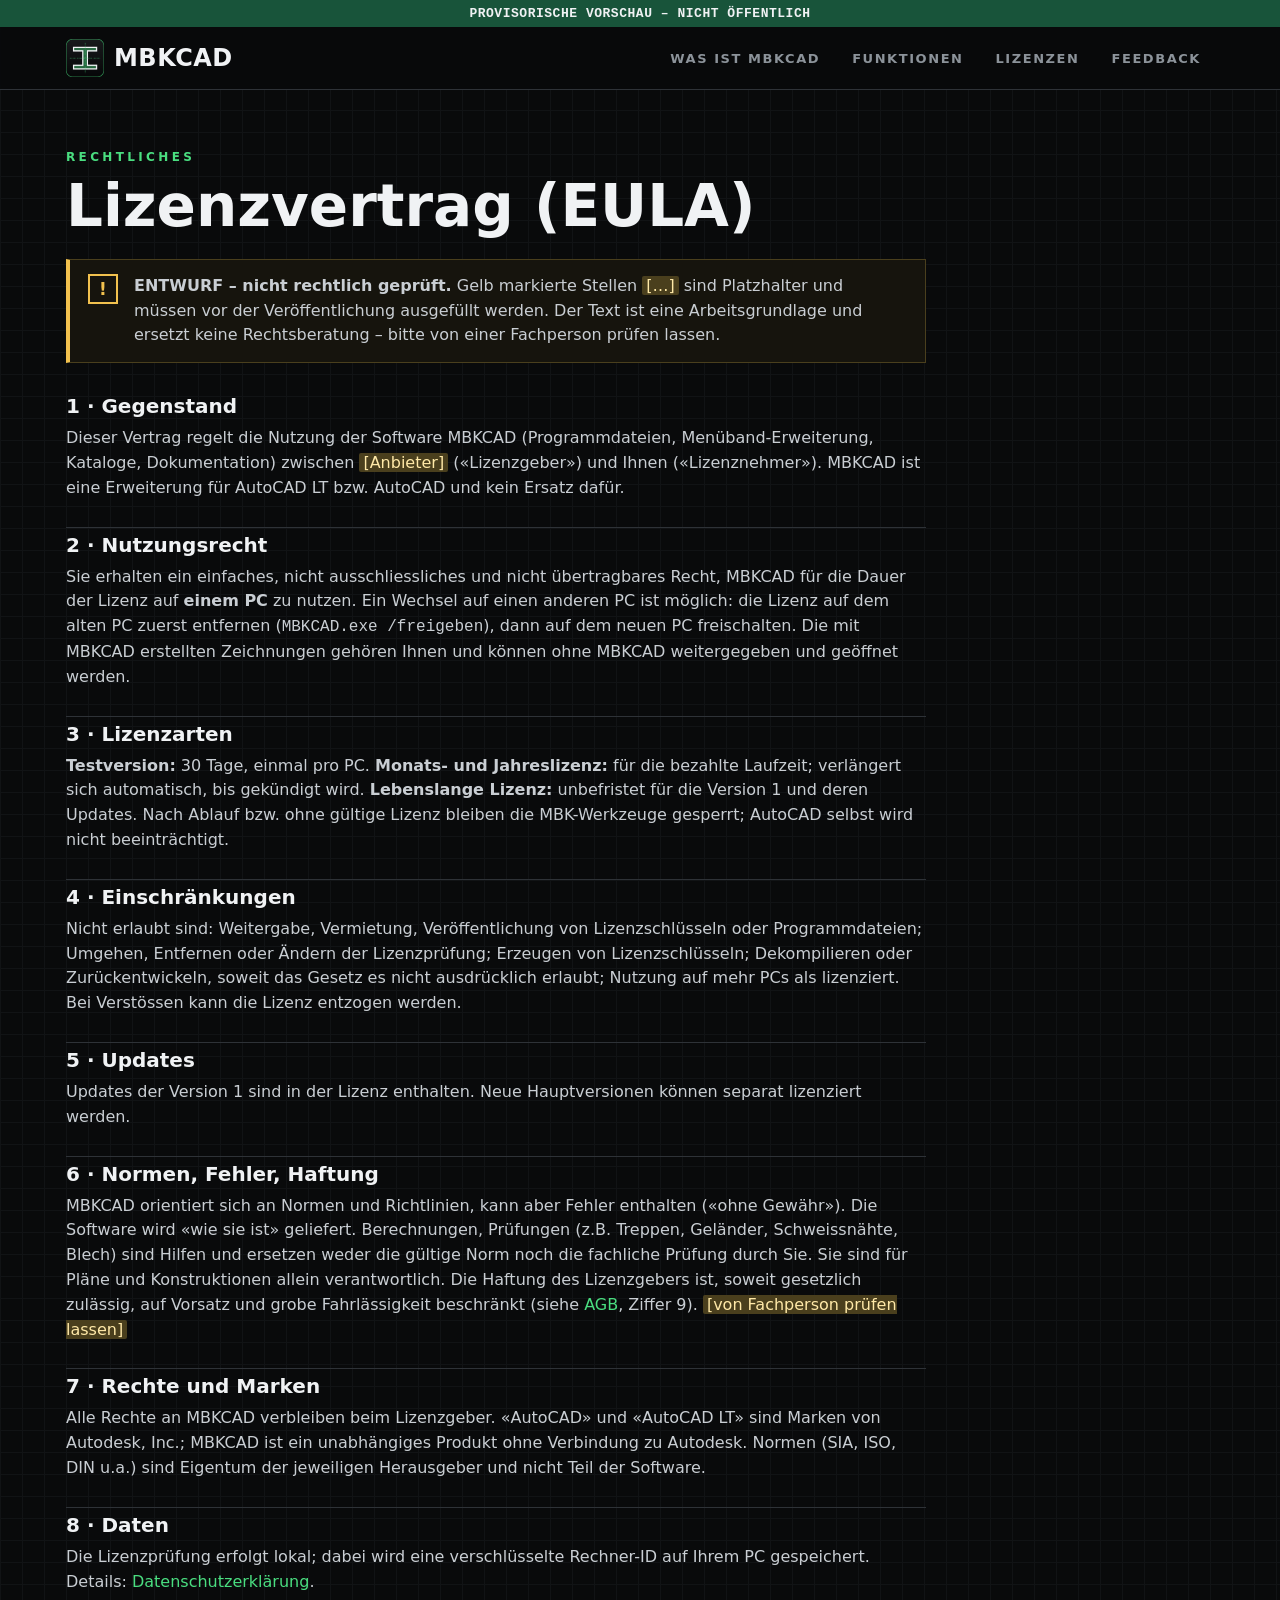
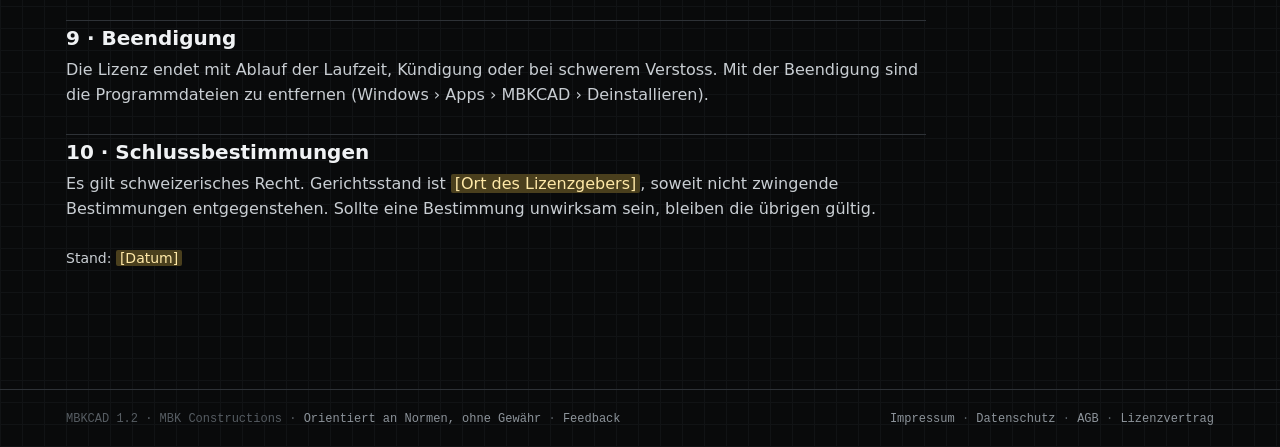
<file: lizenzvertrag.html>
<!doctype html>
<html lang="de-CH">
<head>
<meta charset="utf-8">
<meta name="viewport" content="width=device-width, initial-scale=1">
<meta name="robots" content="noindex, nofollow">
<title>Lizenzvertrag (EULA) – MBKCAD</title>
<link rel="icon" href="bilder/logo.png">
<link rel="stylesheet" href="style.css">
</head>
<body>
<div class="provisorisch">PROVISORISCHE VORSCHAU – NICHT ÖFFENTLICH</div>
<header><div class="kopf">
  <a class="marke" href="index.html"><img src="bilder/logo.png" alt="">MBKCAD</a>
  <nav><a href="index.html">Was ist MBKCAD</a><a href="funktionen.html">Funktionen</a><a href="lizenzen.html">Lizenzen</a><a href="feedback.html">Feedback</a></nav>
</div></header>

<main>
  <section class="rechtstext">
    <div class="sperr">Rechtliches</div>
    <h1>Lizenzvertrag (EULA)</h1>
    <div class="norm kurz"><div class="zeichen">!</div><div><p><b>ENTWURF – nicht rechtlich geprüft.</b> Gelb markierte Stellen <mark>[…]</mark> sind Platzhalter und müssen vor der Veröffentlichung
      ausgefüllt werden. Der Text ist eine Arbeitsgrundlage und ersetzt keine Rechtsberatung – bitte von einer Fachperson prüfen lassen.</p></div></div>
    <h2>1 · Gegenstand</h2>
    <p>Dieser Vertrag regelt die Nutzung der Software MBKCAD (Programmdateien, Menüband-Erweiterung, Kataloge, Dokumentation) zwischen <mark>[Anbieter]</mark> («Lizenzgeber») und Ihnen («Lizenznehmer»).
      MBKCAD ist eine Erweiterung für AutoCAD LT bzw. AutoCAD und kein Ersatz dafür.</p>

    <h2>2 · Nutzungsrecht</h2>
    <p>Sie erhalten ein einfaches, nicht ausschliessliches und nicht übertragbares Recht, MBKCAD für die Dauer der Lizenz auf <b>einem PC</b> zu nutzen. Ein Wechsel auf einen anderen PC ist möglich:
      die Lizenz auf dem alten PC zuerst entfernen (<span class="mono">MBKCAD.exe /freigeben</span>), dann auf dem neuen PC freischalten.
      Die mit MBKCAD erstellten Zeichnungen gehören Ihnen und können ohne MBKCAD weitergegeben und geöffnet werden.</p>

    <h2>3 · Lizenzarten</h2>
    <p><b>Testversion:</b> 30 Tage, einmal pro PC. <b>Monats- und Jahreslizenz:</b> für die bezahlte Laufzeit; verlängert sich automatisch, bis gekündigt wird. <b>Lebenslange Lizenz:</b> unbefristet für die Version 1 und deren Updates.
      Nach Ablauf bzw. ohne gültige Lizenz bleiben die MBK-Werkzeuge gesperrt; AutoCAD selbst wird nicht beeinträchtigt.</p>

    <h2>4 · Einschränkungen</h2>
    <p>Nicht erlaubt sind: Weitergabe, Vermietung, Veröffentlichung von Lizenzschlüsseln oder Programmdateien; Umgehen, Entfernen oder Ändern der Lizenzprüfung; Erzeugen von Lizenzschlüsseln;
      Dekompilieren oder Zurückentwickeln, soweit das Gesetz es nicht ausdrücklich erlaubt; Nutzung auf mehr PCs als lizenziert.
      Bei Verstössen kann die Lizenz entzogen werden.</p>

    <h2>5 · Updates</h2>
    <p>Updates der Version 1 sind in der Lizenz enthalten. Neue Hauptversionen können separat lizenziert werden.</p>

    <h2>6 · Normen, Fehler, Haftung</h2>
    <p>MBKCAD orientiert sich an Normen und Richtlinien, kann aber Fehler enthalten («ohne Gewähr»). Die Software wird «wie sie ist» geliefert. Berechnungen, Prüfungen (z.B. Treppen, Geländer, Schweissnähte, Blech)
      sind Hilfen und ersetzen weder die gültige Norm noch die fachliche Prüfung durch Sie. Sie sind für Pläne und Konstruktionen allein verantwortlich.
      Die Haftung des Lizenzgebers ist, soweit gesetzlich zulässig, auf Vorsatz und grobe Fahrlässigkeit beschränkt (siehe <a href="agb.html">AGB</a>, Ziffer 9). <mark>[von Fachperson prüfen lassen]</mark></p>

    <h2>7 · Rechte und Marken</h2>
    <p>Alle Rechte an MBKCAD verbleiben beim Lizenzgeber. «AutoCAD» und «AutoCAD LT» sind Marken von Autodesk, Inc.; MBKCAD ist ein unabhängiges Produkt ohne Verbindung zu Autodesk.
      Normen (SIA, ISO, DIN u.a.) sind Eigentum der jeweiligen Herausgeber und nicht Teil der Software.</p>

    <h2>8 · Daten</h2>
    <p>Die Lizenzprüfung erfolgt lokal; dabei wird eine verschlüsselte Rechner-ID auf Ihrem PC gespeichert. Details: <a href="datenschutz.html">Datenschutzerklärung</a>.</p>

    <h2>9 · Beendigung</h2>
    <p>Die Lizenz endet mit Ablauf der Laufzeit, Kündigung oder bei schwerem Verstoss. Mit der Beendigung sind die Programmdateien zu entfernen (Windows › Apps › MBKCAD › Deinstallieren).</p>

    <h2>10 · Schlussbestimmungen</h2>
    <p>Es gilt schweizerisches Recht. Gerichtsstand ist <mark>[Ort des Lizenzgebers]</mark>, soweit nicht zwingende Bestimmungen entgegenstehen. Sollte eine Bestimmung unwirksam sein, bleiben die übrigen gültig.</p>
    <p class="grau klein" style="margin-top:26px">Stand: <mark>[Datum]</mark></p>
  </section>
</main>

<footer><div class="fuss"><span>MBKCAD 1.2 · MBK Constructions · <a href="index.html#normen">Orientiert an Normen, ohne Gewähr</a> · <a href="feedback.html">Feedback</a></span><span><a href="impressum.html">Impressum</a> · <a href="datenschutz.html">Datenschutz</a> · <a href="agb.html">AGB</a> · <a href="lizenzvertrag.html">Lizenzvertrag</a></span></div></footer>
<script src="shop-config.js"></script>
<script src="seite.js"></script>
</body>
</html>
</file>
<file: style.css>
/* MBKCAD Webseite - schwarz / weiss / gruen wie Setup und Symbole */
:root {
  --bg: #090a0b; --panel: #111315; --panel2: #181b1e; --linie: #2e3237;
  --weiss: #f0f2f4; --text: #c9ced3; --grau: #8c939a; --grau2: #565c62;
  --gruen: #4ade80; --gruen-d: #18543a; --gruen-h: #82f5af; --rot: #f05c5c; --gelb: #f2c14e;
  --mono: Consolas, "Cascadia Mono", monospace;
  --schrift: "Bahnschrift", "Segoe UI", system-ui, sans-serif;
}
* { box-sizing: border-box; }
html { scroll-behavior: smooth; scroll-padding-top: 80px; }
html, body { margin: 0; background: var(--bg); color: var(--weiss); font-family: "Segoe UI", system-ui, sans-serif; line-height: 1.55; }
body {
  background-image: linear-gradient(var(--panel) 1px, transparent 1px), linear-gradient(90deg, var(--panel) 1px, transparent 1px);
  background-size: 22px 22px; overflow-x: hidden;
}
a { color: var(--gruen); text-decoration: none; }
a:hover { color: var(--gruen-h); }
img { max-width: 100%; display: block; }

.provisorisch { background: var(--gruen-d); color: var(--weiss); text-align: center; font: 600 13px var(--mono); padding: 6px 16px; letter-spacing: .04em; }

header { position: sticky; top: 0; z-index: 20; background: rgba(9,10,11,.94); backdrop-filter: blur(6px); border-bottom: 1px solid var(--linie); }
.kopf { max-width: 1180px; margin: 0 auto; display: flex; align-items: center; gap: 24px; padding: 12px 16px; }
.marke { display: flex; align-items: center; gap: 10px; font: 700 24px var(--schrift); color: var(--weiss); letter-spacing: .02em; }
.marke img { width: 38px; height: 38px; }
nav { margin-left: auto; display: flex; gap: 6px; flex-wrap: wrap; }
nav a { font: 600 13px var(--schrift); letter-spacing: .12em; text-transform: uppercase; color: var(--grau); padding: 8px 12px; border: 1px solid transparent; }
nav a:hover { color: var(--weiss); border-color: var(--linie); }
nav a.aktiv { color: var(--gruen); border-color: var(--gruen); }

main { max-width: 1180px; margin: 0 auto; padding: 0 16px 60px; }
section { padding: 60px 0 8px; }
.sperr { font: 700 12px var(--schrift); letter-spacing: .28em; text-transform: uppercase; color: var(--gruen); }
h1 { font: 700 clamp(34px, 6vw, 58px)/1.05 var(--schrift); margin: 12px 0 18px; }
h2 { font: 700 clamp(24px, 3.4vw, 34px)/1.15 var(--schrift); margin: 10px 0 16px; }
h3 { font: 700 19px var(--schrift); margin: 0 0 8px; }
.lead { font-size: 18px; color: var(--text); max-width: 780px; }
.grau { color: var(--grau); }
.mono { font-family: var(--mono); }
.klein { font-size: 14px; }

/* ---------- Kopfbereich ---------- */
.held { display: grid; grid-template-columns: .95fr 1.05fr; gap: 40px; align-items: center; padding-top: 60px; }
.rahmen { border: 1px solid var(--linie); background: var(--panel); padding: 8px; }
.ecken { position: relative; }
.ecken::before, .ecken::after { content: ""; position: absolute; width: 18px; height: 18px; border-color: var(--gruen); border-style: solid; z-index: 1; }
.ecken::before { top: -6px; left: -6px; border-width: 2px 0 0 2px; }
.ecken::after { bottom: -6px; right: -6px; border-width: 0 2px 2px 0; }
figure { margin: 0; }
figcaption { font: 12.5px var(--mono); color: var(--grau); padding: 8px 2px 0; }

.knopf { display: inline-block; font: 700 14px var(--schrift); letter-spacing: .1em; text-transform: uppercase; padding: 13px 22px;
  border: 1.5px solid var(--grau); color: var(--weiss); background: transparent; cursor: pointer;
  clip-path: polygon(9px 0, 100% 0, 100% calc(100% - 9px), calc(100% - 9px) 100%, 0 100%, 0 9px); }
.knopf:hover { border-color: var(--weiss); color: var(--weiss); background: var(--panel2); }
.knopf.primaer { background: var(--gruen); border-color: var(--gruen); color: var(--bg); }
.knopf.primaer:hover { background: var(--gruen-h); }
.knopf:disabled { opacity: .45; cursor: not-allowed; }
.knoepfe { display: flex; gap: 12px; flex-wrap: wrap; margin-top: 26px; }

.raster { display: grid; grid-template-columns: repeat(auto-fit, minmax(240px, 1fr)); gap: 16px; }
.karte { background: var(--panel); border: 1px solid var(--linie); padding: 22px; position: relative; }
.karte::before { content: ""; position: absolute; left: 0; top: 0; bottom: 0; width: 3px; background: var(--gruen); }
.karte p { margin: 0; color: #c2c8cd; }
.zahl { font: 700 40px var(--schrift); color: var(--gruen); }

/* ---------- Punkt fuer Punkt (wie die Praesentation) ---------- */
.punkte { display: grid; gap: 0; margin-top: 18px; border-top: 1px solid var(--linie); }
.punkt { display: grid; grid-template-columns: 76px minmax(0, 1fr) minmax(0, 1.05fr); gap: 28px; align-items: start; padding: 34px 0; border-bottom: 1px solid var(--linie); }
.punkt .nr { font: 700 46px/1 var(--mono); color: var(--gruen); }
.punkt h3 { font-size: 22px; margin-bottom: 4px; }
.punkt .ort { margin-bottom: 0; }
.punkt ul.liste { list-style: none; margin: 14px 0 0; padding: 0; }
.punkt ul.liste li { position: relative; padding: 6px 0 6px 24px; color: var(--text); border-top: 1px dashed var(--linie); }
.punkt ul.liste li:first-child { border-top: 0; }
.punkt ul.liste li::before { content: ""; position: absolute; left: 2px; top: 15px; width: 8px; height: 8px; background: var(--gruen); }
.punkt .mehr { display: inline-block; margin-top: 12px; font: 600 13px var(--schrift); letter-spacing: .08em; text-transform: uppercase; }
.punkt .vorschau { border: 1px solid var(--linie); background: #0c0d0e; padding: 6px; cursor: zoom-in; aspect-ratio: 16 / 11; display: grid; place-items: center; overflow: hidden; }
.punkt .vorschau img { width: 100%; height: 100%; object-fit: contain; transition: transform .25s; }
.punkt .vorschau:hover img { transform: scale(1.02); }

/* ---------- Gruende (Startseite) ---------- */
.gruende { display: grid; grid-template-columns: repeat(3, minmax(0, 1fr)); gap: 16px; margin-top: 20px; }
.grund { background: var(--panel); border: 1px solid var(--linie); padding: 24px; position: relative; }
.grund .gnr { font: 700 34px/1 var(--mono); color: var(--gruen); margin-bottom: 14px; }
.grund p { margin: 0; color: var(--text); }
.pfad { display: grid; grid-template-columns: repeat(3, minmax(0, 1fr)); gap: 34px; margin: 20px 0 14px; }
.stufe { background: var(--panel); border: 1px solid var(--linie); border-top: 3px solid var(--gruen); padding: 22px 24px; position: relative; }
.stufe:not(:last-child)::after { content: "→"; position: absolute; right: -28px; top: 50%; transform: translateY(-50%); font: 700 22px var(--mono); color: var(--gruen); }
.stufe h3 { margin: 6px 0 2px; font-size: 22px; }
.preiszeile { font: 700 28px var(--schrift); color: var(--weiss); }
.preiszeile small { font-size: 14px; color: var(--grau); font-weight: 400; }
.stufe p { margin: 8px 0 0; color: var(--text); }
.sprung { display: flex; flex-wrap: wrap; gap: 8px; margin-top: 22px; }
.sprung a { font: 600 13px var(--schrift); letter-spacing: .06em; color: var(--text); border: 1px solid var(--linie); background: var(--panel); padding: 7px 12px; }
.sprung a:hover { color: var(--gruen); border-color: var(--gruen); }
.punkt[id] { scroll-margin-top: 80px; }

/* ---------- Pro / Contra ---------- */
.prokontra { display: grid; grid-template-columns: 1fr 1fr; gap: 18px; margin-top: 18px; }
.seite { background: var(--panel); border: 1px solid var(--linie); padding: 24px 26px; }
.seite.pro { border-top: 3px solid var(--gruen); }
.seite.contra { border-top: 3px solid var(--grau); }
.seite h3 { display: flex; align-items: center; gap: 10px; }
.seite ul { list-style: none; margin: 14px 0 0; padding: 0; }
.seite li { position: relative; padding: 10px 0 10px 34px; border-top: 1px solid var(--linie); color: var(--text); }
.seite li b { color: var(--weiss); display: block; }
.seite li::before { position: absolute; left: 0; top: 11px; width: 22px; height: 22px; display: grid; place-items: center; font: 700 14px var(--mono); }
.seite.pro li::before { content: "+"; background: var(--gruen); color: var(--bg); }
.seite.contra li::before { content: "–"; border: 1.5px solid var(--grau); color: var(--grau); }
.passt { display: grid; grid-template-columns: 1fr 1fr; gap: 18px; margin-top: 18px; }
.passt > div { border: 1px dashed var(--linie); padding: 18px 22px; }
.passt h3 { font-size: 16px; }
.passt ul { margin: 6px 0 0; padding-left: 18px; color: var(--text); }

/* ---------- Normen-Hinweis ---------- */
.norm { display: grid; grid-template-columns: 52px 1fr; gap: 18px; background: #16140d; border: 1px solid #4a3f1d; border-left: 4px solid var(--gelb); padding: 22px 24px; margin-top: 22px; }
.norm .zeichen { width: 44px; height: 44px; border: 2px solid var(--gelb); color: var(--gelb); display: grid; place-items: center; font: 700 24px var(--schrift); }
.norm h3 { color: var(--gelb); }
.norm p { margin: 0 0 8px; color: #d9d2bd; }
.norm p:last-child { margin-bottom: 0; }
.norm.kurz { padding: 14px 18px; grid-template-columns: 34px 1fr; gap: 12px; }
.norm.kurz .zeichen { width: 30px; height: 30px; font-size: 17px; }
.normtag { display: inline-block; font: 600 11px var(--mono); color: var(--gelb); border: 1px solid #4a3f1d; padding: 2px 7px; margin: 0 6px 6px 0; }

.vergleich { width: 100%; border-collapse: collapse; margin-top: 10px; font-size: 15px; }
.vergleich th, .vergleich td { border-bottom: 1px solid var(--linie); padding: 12px 10px; text-align: left; vertical-align: top; }
.vergleich th { font: 700 12px var(--schrift); letter-spacing: .14em; text-transform: uppercase; color: var(--grau); }
.vergleich td.ja { color: var(--gruen); font-weight: 600; }
.tabelle-rollen { overflow-x: auto; }

.schritte { counter-reset: s; }
.schritt { counter-increment: s; display: grid; grid-template-columns: 44px 1fr; gap: 14px; padding: 12px 0; }
.schritt::before { content: counter(s, decimal-leading-zero); font: 700 13px var(--mono); color: var(--bg); background: var(--gruen); height: 30px; display: grid; place-items: center; }

/* ---------- Menueband-Betrachter ---------- */
.band { margin-top: 20px; border: 1px solid var(--linie); background: #3b4453; }
.band .reiter { display: flex; flex-wrap: wrap; background: #222933; }
.band .reiter button { font: 14px "Segoe UI", sans-serif; color: #c4ccd5; background: none; border: 0; padding: 9px 14px; cursor: pointer; }
.band .reiter button:hover { color: #fff; }
.band .reiter button.an { background: #3b4453; color: #fff; box-shadow: inset 0 -2px 0 var(--gruen); }
.band .bild { overflow-x: auto; cursor: zoom-in; }
.band .bild img { max-width: none; height: 126px; width: auto; }
.band .text { padding: 14px 18px; background: var(--panel); color: var(--text); font-size: 15px; border-top: 1px solid var(--linie); }
.band .text b { color: var(--weiss); }

/* ---------- Funktionen als Dokumentation ---------- */
.doku { display: grid; grid-template-columns: 250px 1fr; gap: 40px; align-items: start; margin-top: 30px; }
.inhalt { position: sticky; top: 76px; max-height: calc(100vh - 96px); overflow-y: auto; border: 1px solid var(--linie); background: var(--panel); padding: 14px 0; }
.inhalt .sperr { padding: 0 16px 8px; }
.inhalt a { display: grid; grid-template-columns: 28px 1fr; gap: 6px; padding: 5px 16px; color: var(--grau); font-size: 14px; line-height: 1.3; border-left: 2px solid transparent; }
.inhalt a span { font: 700 12px var(--mono); color: var(--grau2); padding-top: 1px; }
.inhalt a:hover { color: var(--weiss); background: var(--panel2); }
.inhalt a.an { color: var(--gruen); border-left-color: var(--gruen); background: var(--panel2); }
.inhalt a.an span { color: var(--gruen); }
.kapitel { padding: 46px 0 40px; border-top: 1px solid var(--linie); }
.kapitel:first-child { border-top: 0; padding-top: 0; }
.kapitel .kopfzeile { display: flex; align-items: baseline; gap: 16px; flex-wrap: wrap; }
.kapitel .knr { font: 700 13px var(--mono); color: var(--bg); background: var(--gruen); padding: 4px 9px; }
.kapitel h2 { margin: 6px 0 6px; }
.ort { font: 13px var(--mono); color: var(--grau); margin-bottom: 4px; }
.ort b { color: var(--text); font-weight: 600; }
.befehle { display: flex; flex-wrap: wrap; gap: 6px; margin: 10px 0 4px; }
.befehle code { font: 12px var(--mono); color: var(--gruen-h); background: #0d1a12; border: 1px solid var(--gruen-d); padding: 3px 8px; }
.kapitel .koerper { display: grid; grid-template-columns: 1fr 1fr; gap: 30px; margin-top: 18px; align-items: start; }
.kapitel .koerper.breit { grid-template-columns: 1fr; }
.kapitel h4 { font: 700 12px var(--schrift); letter-spacing: .22em; text-transform: uppercase; color: var(--grau); margin: 0 0 8px; }
.kapitel p { color: var(--text); margin: 0 0 18px; }
ol.ablauf { counter-reset: a; list-style: none; margin: 0 0 18px; padding: 0; }
ol.ablauf li { counter-increment: a; position: relative; padding: 7px 0 7px 38px; color: var(--text); border-top: 1px dashed var(--linie); }
ol.ablauf li::before { content: counter(a); position: absolute; left: 0; top: 8px; width: 24px; height: 24px; display: grid; place-items: center; font: 700 12px var(--mono); color: var(--gruen); border: 1.5px solid var(--gruen); }
.tipp { border-left: 3px solid var(--gruen); background: var(--panel); padding: 10px 14px; font-size: 14.5px; color: var(--text); }
.tipp::before { content: "TIPP  "; font: 700 11px var(--mono); color: var(--gruen); letter-spacing: .12em; }
.galerie { display: grid; gap: 10px; }
.galerie .gross { border: 1px solid var(--linie); background: var(--panel); padding: 6px; cursor: zoom-in; }
.galerie .gross img { width: 100%; max-height: 430px; object-fit: contain; background: #0c0d0e; }
.galerie .daumen { display: grid; grid-template-columns: repeat(auto-fill, minmax(92px, 1fr)); gap: 8px; }
.galerie .daumen button { padding: 0; border: 1px solid var(--linie); background: var(--panel); height: 66px; cursor: pointer; overflow: hidden; }
.galerie .daumen button img { width: 100%; height: 100%; object-fit: cover; object-position: left top; opacity: .7; }
.galerie .daumen button.an { border-color: var(--gruen); }
.galerie .daumen button.an img, .galerie .daumen button:hover img { opacity: 1; }

.plaene { display: grid; grid-template-columns: repeat(auto-fill, minmax(250px, 1fr)); gap: 14px; margin-top: 18px; }
.plaene figure { border: 1px solid var(--linie); background: var(--panel); padding: 6px; cursor: zoom-in; }
.plaene img { aspect-ratio: 1138 / 811; width: 100%; object-fit: cover; }

/* ---------- Bild gross ---------- */
.lb { position: fixed; inset: 0; z-index: 50; background: rgba(5,6,7,.94); display: none; flex-direction: column; align-items: center; justify-content: center; padding: 50px 16px 20px; }
.lb.offen { display: flex; }
.lb img { max-width: 100%; max-height: calc(100vh - 110px); object-fit: contain; border: 1px solid var(--linie); background: #0c0d0e; }
.lb .unter { font: 13px var(--mono); color: var(--grau); margin-top: 10px; text-align: center; }
.lb button { position: absolute; top: 12px; right: 16px; font: 700 13px var(--schrift); letter-spacing: .1em; color: var(--weiss); background: var(--panel2); border: 1px solid var(--linie); padding: 8px 14px; cursor: pointer; }

/* ---------- Formulare ---------- */
.formular { display: grid; grid-template-columns: 1fr 1fr; gap: 14px 18px; background: var(--panel); border: 1px solid var(--linie); padding: 26px; margin-top: 22px; }
.formular .breit { grid-column: 1 / -1; }
label { display: block; font: 700 11px var(--schrift); letter-spacing: .18em; text-transform: uppercase; color: var(--grau); margin-bottom: 6px; }
input, select, textarea { width: 100%; background: var(--bg); color: var(--weiss); border: 1px solid var(--linie); padding: 12px; font: 15px "Segoe UI", sans-serif; }
textarea { min-height: 120px; resize: vertical; }
input:focus, select:focus, textarea:focus { outline: none; border-color: var(--gruen); }
.check { display: flex; gap: 10px; align-items: flex-start; font-size: 14px; color: #c2c8cd; text-transform: none; letter-spacing: 0; font-weight: 400; }
.check input { width: auto; margin-top: 4px; accent-color: var(--gruen); }
.summe { display: flex; justify-content: space-between; align-items: baseline; border-top: 1px solid var(--linie); padding-top: 14px; }
.summe b { font: 700 28px var(--schrift); color: var(--gruen); }
.wahl { display: flex; flex-wrap: wrap; gap: 8px; }
.wahl label { margin: 0; cursor: pointer; }
.wahl input { position: absolute; opacity: 0; width: 1px; height: 1px; }
.wahl span { display: inline-block; font: 600 13px var(--schrift); letter-spacing: .06em; text-transform: none; color: var(--text); border: 1px solid var(--linie); padding: 9px 14px; background: var(--bg); }
.wahl input:checked + span { border-color: var(--gruen); color: var(--gruen); box-shadow: inset 0 0 0 1px var(--gruen); }
.wahl input:focus-visible + span { outline: 2px solid var(--gruen-h); }
.sterne { display: flex; flex-direction: row-reverse; justify-content: flex-end; gap: 4px; }
.sterne input { position: absolute; opacity: 0; width: 1px; height: 1px; }
.sterne label { font-size: 34px; line-height: 1; color: var(--grau2); cursor: pointer; margin: 0; letter-spacing: 0; }
.sterne label:hover, .sterne label:hover ~ label, .sterne input:checked ~ label { color: var(--gruen); }
.sterne input:focus-visible + label { outline: 2px solid var(--gruen-h); }
.sterntext { font: 13px var(--mono); color: var(--grau); margin-top: 6px; min-height: 18px; }
.nur-fehler { display: none; }
.ist-fehler .nur-fehler { display: block; }

/* Lizenzen */
.preise { display: grid; grid-template-columns: repeat(3, 1fr); gap: 18px; margin-top: 18px; }
.preis { background: var(--panel); border: 1px solid var(--linie); padding: 26px; display: flex; flex-direction: column; cursor: pointer; transition: border-color .15s; }
.preis:hover { border-color: var(--grau); }
.preis.gewaehlt { border-color: var(--gruen); box-shadow: 0 0 0 1px var(--gruen) inset; }
.preis .betrag { font: 700 44px var(--schrift); margin: 8px 0 0; }
.preis .betrag small { font-size: 16px; color: var(--grau); font-weight: 400; }
.preis .hinweis { font: 600 11px var(--mono); color: var(--gruen); letter-spacing: .1em; text-transform: uppercase; min-height: 16px; }
.preis ul { flex: 1; }
.preis ul, .karte ul { margin: 10px 0 0; padding-left: 0; list-style: none; }
.preis li, .karte li { padding: 4px 0 4px 22px; position: relative; color: var(--text); }
.preis li::before, .karte li::before { content: ""; position: absolute; left: 2px; top: 13px; width: 8px; height: 8px; background: var(--gruen); }

/* Download + Anleitung */
.download { display: grid; grid-template-columns: 96px 1fr; gap: 26px; align-items: start; background: var(--panel); border: 1px solid var(--linie); border-left: 4px solid var(--gruen); padding: 28px; margin-top: 18px; }
.dl-logo { width: 96px; height: 96px; }
.download h3 { font-size: 24px; margin: 0; }
.dl-meta { font: 13px var(--mono); color: var(--grau); margin: 4px 0 12px; }
.download p { margin: 0; color: var(--text); max-width: 760px; }
.download .knoepfe { margin-top: 18px; }
.dl-pruef { margin-top: 14px; font-size: 13px; color: var(--grau); }
.dl-pruef summary { cursor: pointer; }
.dl-pruef code { display: block; font: 12px var(--mono); color: var(--text); word-break: break-all; margin: 6px 0; }
#dl-installiert { margin-top: 12px; }
ol.anleitung { counter-reset: a; list-style: none; margin: 22px 0 0; padding: 0; }
ol.anleitung > li { counter-increment: a; display: grid; grid-template-columns: 52px minmax(0, 1fr) 300px; gap: 20px; align-items: start; padding: 20px 0; border-top: 1px solid var(--linie); }
ol.anleitung > li::before { content: counter(a); width: 40px; height: 40px; display: grid; place-items: center; font: 700 18px var(--mono); color: var(--bg); background: var(--gruen); }
ol.anleitung > li > div { grid-column: 2; }
ol.anleitung h3 { margin: 6px 0 4px; }
ol.anleitung p { margin: 0; color: var(--text); }
ol.anleitung figure { grid-column: 3; border: 1px solid var(--linie); background: var(--panel); padding: 4px; cursor: zoom-in; }
.probleme { margin-top: 26px; border: 1px dashed var(--linie); padding: 18px 22px; }
.probleme ul { margin: 8px 0 0; padding-left: 18px; color: var(--text); }
.probleme li { padding: 3px 0; }

.ergebnis { display: none; margin-top: 22px; }
.ergebnis.zeigen { display: block; }
.lizenz { font: 700 clamp(18px, 3.2vw, 28px) var(--mono); color: var(--gruen); background: var(--bg); border: 1px dashed var(--gruen); padding: 16px; text-align: center; letter-spacing: .06em; word-break: break-all; }
.mail { background: #f4f5f6; color: #1a1d20; border: 1px solid var(--linie); margin-top: 18px; font-size: 14px; }
.mail .kopfzeilen { background: #e6e8ea; padding: 12px 18px; font-family: var(--mono); font-size: 12.5px; color: #3b4148; word-break: break-word; }
.mail .inhalt { padding: 22px 26px; }
.mail .inhalt h3 { color: #0d0f11; }
.mail .schluessel { font: 700 18px var(--mono); background: #0b0c0d; color: var(--gruen); padding: 12px; text-align: center; margin: 12px 0; word-break: break-all; }
.mail table { border-collapse: collapse; width: 100%; margin: 10px 0; }
.mail td { border-bottom: 1px solid #d6d9dc; padding: 7px 4px; }
pre.vorschau { white-space: pre-wrap; word-break: break-word; font: 13px/1.5 var(--mono); color: var(--text); background: var(--bg); border: 1px solid var(--linie); padding: 16px; max-height: 360px; overflow: auto; }

footer { border-top: 1px solid var(--linie); margin-top: 40px; }
.fuss { max-width: 1180px; margin: 0 auto; padding: 22px 16px; display: flex; gap: 10px 20px; flex-wrap: wrap; justify-content: space-between; font: 12px var(--mono); color: var(--grau2); }
.fuss a { color: var(--grau); }

@media (max-width: 980px) {
  .doku { grid-template-columns: 1fr; }
  .inhalt { position: static; max-height: none; display: grid; grid-template-columns: repeat(auto-fill, minmax(220px, 1fr)); }
  .inhalt .sperr { grid-column: 1 / -1; }
  .punkt { grid-template-columns: 60px minmax(0, 1fr); gap: 18px; }
  .punkt .vorschau { grid-column: 1 / -1; }
}
@media (max-width: 860px) {
  .held, .preise, .formular, form.kauf, .prokontra, .passt, .kapitel .koerper, .gruende, .pfad { grid-template-columns: 1fr; }
  .pfad { gap: 30px; }
  .download { grid-template-columns: 1fr; padding: 20px; }
  .dl-logo { width: 64px; height: 64px; }
  ol.anleitung > li { grid-template-columns: 44px minmax(0, 1fr); gap: 14px; }
  ol.anleitung figure { grid-column: 1 / -1; }
  .stufe:not(:last-child)::after { content: "↓"; right: auto; left: 50%; top: auto; bottom: -28px; transform: translateX(-50%); }
  header { position: static; }
  html { scroll-padding-top: 10px; }
  .kopf { flex-wrap: wrap; }
  nav { margin-left: 0; }
  .punkt .nr { font-size: 34px; }
  .norm { grid-template-columns: 1fr; }
}

/* ---------- Kaufbox, Rechtstexte ---------- */
.kaufbox { background: var(--panel); border: 1px solid var(--linie); padding: 24px 26px; margin-top: 18px; display: grid; gap: 12px; }
.kaufbox .summe { border-top: 0; padding-top: 0; }
.knopf.gesperrt { opacity: .45; cursor: not-allowed; }
.rechtstext { max-width: 860px; }
.rechtstext h2 { font-size: 20px; margin: 26px 0 8px; padding-top: 6px; border-top: 1px solid var(--linie); }
.rechtstext h2:first-of-type { border-top: 0; }
.rechtstext p { color: var(--text); margin: 0 0 12px; }
mark { background: #4a3f1d; color: #ffe9a8; padding: 0 4px; border-radius: 2px; }
</file>
